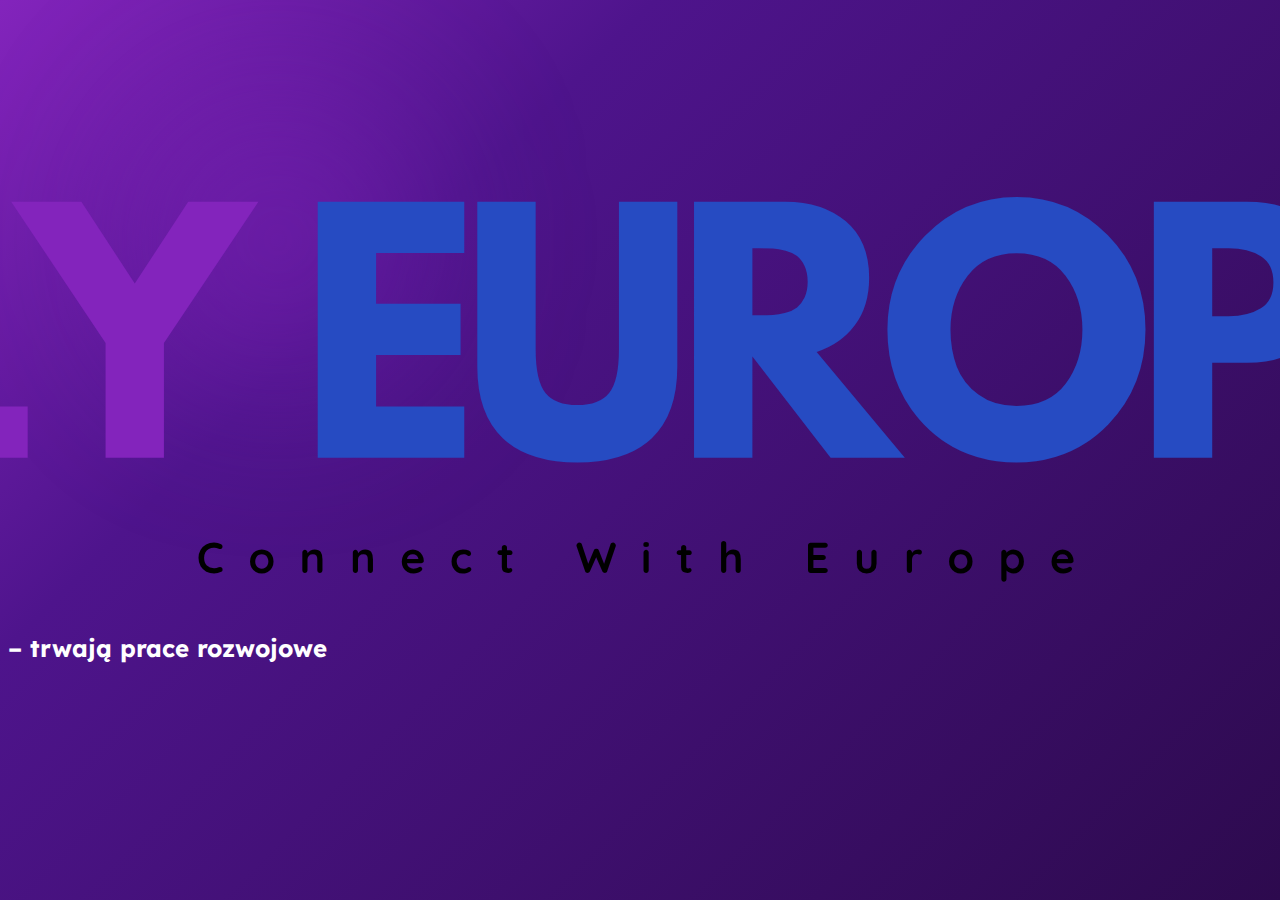
<file: index.html>
<!DOCTYPE html>
<html lang="pl">
<head>
  <meta charset="UTF-8">
  <meta name="viewport" content="width=device-width, initial-scale=1.0">
  <title>Baza danych 2.0 – Logowanie</title>

  <!-- Czcionki i styl -->
  <link href="https://fonts.googleapis.com/css2?family=Lexend:wght@400;600&display=swap" rel="stylesheet">
  <link rel="stylesheet" href="./style.css">

  <!-- PWA: manifest i kolory -->
  <link rel="manifest" href="./manifest.json">
  <meta name="theme-color" content="#8324bc">

  <!-- Ikona aplikacji -->
  <link rel="icon" type="image/png" sizes="192x192" href="./icons/icon-192.png">
  <link rel="stylesheet" href="https://cdnjs.cloudflare.com/ajax/libs/font-awesome/6.5.2/css/all.min.css">
</head>

<body class="login-page">

  <div class="theme-toggle-container">
        <button class="theme-toggle" id="themeToggle" aria-label="Przełącz motyw jasny/ciemny">
            <i class="fas fa-sun toggle-icon sun-icon"></i>
            <span class="toggle-knob"></span>
            <i class="fas fa-moon toggle-icon moon-icon"></i>
        </button>
  </div>

  <div class="container"> 
    <img src="./logo2.png" alt="Logo2" class="logo2">
    <div class="login-box">
      <h1>Baza danych 2.0</h1>
      <h2>Aplikacja w fazie alpha – trwają prace rozwojowe</h2>
      <input type="password" id="passwordInput" placeholder="Wprowadź hasło">
      <button id="loginButton">Zaloguj</button>
      <p id="errorMsg"></p>
      <h3>Wersja 1611.1142</h3>
    </div>
  </div>

  <!-- Skrypt logowania -->
  <script src="./script.js"></script>

  <!-- Rejestracja Service Workera dla PWA -->
  <script>
    console.log('Wersja 1611.1142')
    if ('serviceWorker' in navigator) {
      window.addEventListener('load', () => {
        navigator.serviceWorker.register('./service-worker.js')
          .then(() => console.log('✅ Service Worker zarejestrowany!'))
          .catch(err => console.error('❌ Błąd rejestracji SW:', err));
      });
    }
  </script>



</body>
</html>
</file>
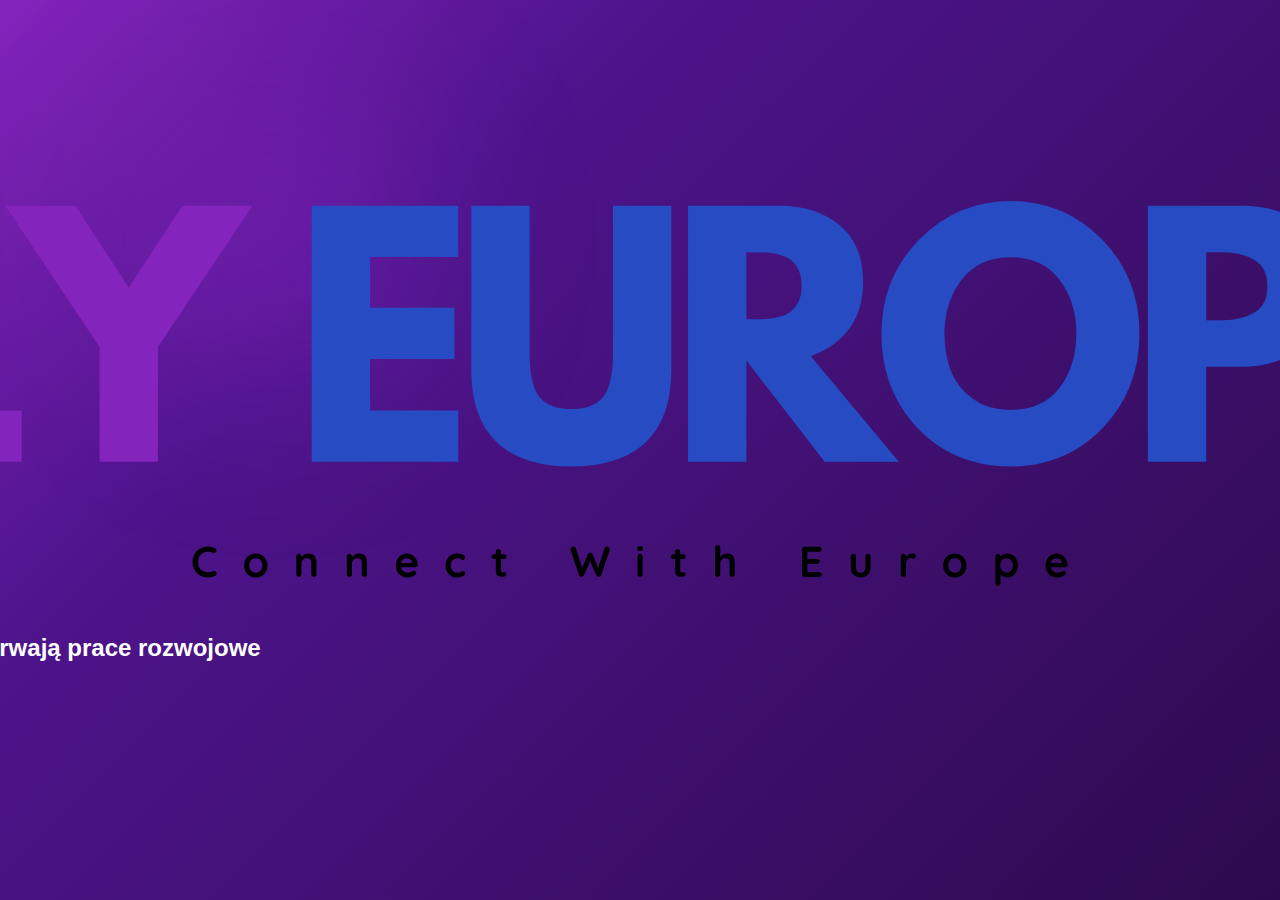
<file: Flota-Spis.html>
<!DOCTYPE html>
<html lang="pl">

<head>
<script>
  (function checkLogin() {
    const isLoggedIn = localStorage.getItem('isLoggedIn');

    const loginTimestamp = localStorage.getItem('loginTimestamp');
    const oneHoursInMs = 60 * 60 * 1000;
    const isExpired = (Date.now() - loginTimestamp) > oneHoursInMs;

    if (isLoggedIn !== 'true') { // || isExpired
        window.location.href = "index.html"; // Przekierowanie do strony logowania
        return;
    }
})();
</script>
    
    <meta charset="UTF-8">
    <meta name="viewport" content="width=device-width, initial-scale=1.0">
    <title>Flota</title>

    <link href="https://fonts.googleapis.com/css2?family=Lexend:wght@400;600;700&display=swap" rel="stylesheet">
    <link rel="stylesheet" href="./css/style.css">
    <link rel="stylesheet" href="./css/airplanes-css/airplanes-page.css">
    <link rel="stylesheet" href="./css/airplanes-css/airplane-details-modal.css">
    <link rel="stylesheet" href="./css/airplanes-css/airplane-inspections-tab.css">
    <link rel="stylesheet" href="./css/airplanes-css/airplane-edit.css">
    <link rel="stylesheet" href="./css/scroll-bar.css">
    <link rel="stylesheet" href="./css/glass-menu.css">
    <link rel="stylesheet" href="./css/mobile-menu-staggered.css">
    <link rel="stylesheet" href="https://cdnjs.cloudflare.com/ajax/libs/font-awesome/6.5.2/css/all.min.css">
    <script defer src="./mobile-menu.js"></script>
    <link rel="manifest" href="./manifest.json">
    <link rel="icon" type="image/png" sizes="192x192" href="./icons/icon-192.png">
    
    <script defer src="./theme-switcher.js"></script>
</head>

<body class="main-bg">
    <header class="navbar">
        <div class="nav-left">
            <button class="hamburger-toggle" id="menuToggle" aria-label="Otwórz menu mobilne">
                <span class="bar bar1"></span>
                <span class="bar bar2"></span>
                <span class="bar bar3"></span>
            </button>
            <a href="index.html" class="logo-container">
                <img src="./img/logo1.png" alt="Logo w trybie jasnym" class="logo-sg logo-light-mode">
                <img src="./img/logo1a.png" alt="Logo w trybie ciemnym" class="logo-sg logo-dark-mode-hidden">
            </a>
            <a href="index.html" class="mini-logo-container">
                <img src="./img/mini-logo.png" alt="Mini logo w trybie jasnym" class="mini-logo-sg mini-logo-light-mode">
                <img src="./img/mini-logo2.png" alt="Mini logo w trybie ciemnym" class="mini-logo-sg mini-logo-dark-mode-hidden">
            </a>
            <h1>Baza danych 2.0</h1>
        </div>
        <div class="nav-right-container">
            
            <nav class="nav-links">
                <a href="StronaGlowna.html">Strona Główna</a>

                <div class="dropdown">
                    <button class="dropbtn">Flota <i class="fas fa-chevron-down"></i></button>
                    <div class="dropdown-content">
                        <a href="Flota-Spis.html" class="active">Spis</a>
                        <a href="Flota-LotyNieregularne.html">Loty nieregularne</a>
                        <a href="Flota-PlanLotow.html">Plan lotów</a>
                        <a href="Flota-Wydarzenia.html">Wydarzenia</a>
                        <a href="Flota-Przypisania.html">Przypisania i relacje</a>
                    </div>
                </div>

                <div class="dropdown">
                    <button class="dropbtn">Przeglądy <i class="fas fa-chevron-down"></i></button>
                    <div class="dropdown-content">
                        <a href="Przeglady-Biezace.html">Przeglądy bieżące</a>
                        <a href="Przeglady-Planowane.html">Przeglądy planowane</a>
                        <a href="Przeglady-Kontrolka.html">Kontrolka przeglądów</a>
                    </div>
                </div>

                <div class="dropdown">
                    <button class="dropbtn">Naprawy <i class="fas fa-chevron-down"></i></button>
                    <div class="dropdown-content">
                        <a href="Naprawy-Biezace.html">Naprawy bieżące</a>
                        <a href="Naprawy-Planowane.html">Naprawy planowane</a> </div>
                </div>

                <div class="dropdown">
                    <button class="dropbtn">Zespół <i class="fas fa-chevron-down"></i></button>
                    <div class="dropdown-content">
                        <a href="Zespol-Grafik.html">Grafik zmian</a>
                    </div>
                </div>

                <div class="dropdown">
                    <button class="dropbtn"><i class="fas fa-lock"></i> System <i class="fas fa-chevron-down"></i></button>
                    <div class="dropdown-content">
                        <a href="System-Odpis.html">Odpis testów</a>
                        <a href="System-Dane.html">Dane</a>
                        <a href="System-Kontrola.html">Kontrola</a>
                        <a href="System-Komunikaty.html">Komunikaty</a>
                        <a href="System-Diagnostyka.html">Diagnostyka</a>
                        <a href="System-Rejestr.html">Rejestr zdarzeń</a>
                    </div>
                </div>
            </nav>
            <button class="theme-toggle" id="themeToggle">
                <i class="fas fa-sun toggle-icon sun-icon"></i>
                <i class="fas fa-moon toggle-icon moon-icon"></i>
                <span class="toggle-knob"></span>
            </button>
        </div>
    </header>
    
     <aside id="mobile-menu-panel" class="staggered-menu-panel" aria-hidden="true">
        <div class="sm-panel-header">
            <img src="./img/mini-logo.png" alt="Logo" class="mini-logo-sidebar logo-light-mode">
            <img src="./img/mini-logo2.png" alt="Logo w trybie ciemnym" class="mini-logo-sidebar logo-dark-mode-hidden">
            <button class="close-menu-btn" id="menuClose" aria-label="Zamknij menu">
                <i class="fas fa-times"></i>
            </button>
        </div>
        
        <div class="sm-panel-inner">
            <ul class="sm-panel-list" role="list">
                
                <li class="sm-panel-itemWrap">
                    <a class="sm-panel-item direct-link" href="StronaGlowna.html">Strona Główna</a>
                </li>

                <li class="sm-panel-itemWrap accordion-wrapper">
                    <button class="sm-panel-item accordion-trigger">
                        <span>Flota</span>
                        <i class="fas fa-chevron-down arrow-icon"></i>
                    </button>
                    <ul class="sm-submenu">
                        <li><a href="Flota-Spis.html">Spis</a></li>
                        <li><a href="Flota-LotyNieregularne.html">Loty nieregularne</a></li>
                        <li><a href="Flota-PlanLotow.html">Plan lotów</a></li>
                        <li><a href="Flota-Wydarzenia.html">Wydarzenia</a></li>
                        <li><a href="Flota-Przypisania.html">Przypisania i relacje</a></li>
                    </ul>
                </li>

                <li class="sm-panel-itemWrap accordion-wrapper">
                    <button class="sm-panel-item accordion-trigger">
                        <span>Przeglądy</span>
                        <i class="fas fa-chevron-down arrow-icon"></i>
                    </button>
                    <ul class="sm-submenu">
                        <li><a href="Przeglady-Biezace.html">Przeglądy bieżące</a></li>
                        <li><a href="Przeglady-Planowane.html">Przeglądy planowane</a></li>
                        <li><a href="Przeglady-Kontrolka.html">Kontrolka przeglądów</a></li>
                    </ul>
                </li>

                <li class="sm-panel-itemWrap accordion-wrapper">
                    <button class="sm-panel-item accordion-trigger">
                        <span>Naprawy</span>
                        <i class="fas fa-chevron-down arrow-icon"></i>
                    </button>
                    <ul class="sm-submenu">
                        <li><a href="Naprawy-Biezace.html">Naprawy bieżące</a></li>
                        <li><a href="Naprawy-Planowane.html">Naprawy planowane</a></li>
                    </ul>
                </li>

                <li class="sm-panel-itemWrap accordion-wrapper">
                    <button class="sm-panel-item accordion-trigger">
                        <span>Zespół</span>
                        <i class="fas fa-chevron-down arrow-icon"></i>
                    </button>
                    <ul class="sm-submenu">
                        <li><a href="Zespol-Grafik.html">Grafik zmian</a></li>
                    </ul>
                </li>

                <li class="sm-panel-itemWrap accordion-wrapper">
                    <button class="sm-panel-item accordion-trigger">
                        <span><i class="fas fa-lock" style="font-size: 0.8em; margin-right: 8px;"></i>System</span>
                        <i class="fas fa-chevron-down arrow-icon"></i>
                    </button>
                    <ul class="sm-submenu">
                        <li><a href="System-Odpis.html">Odpis testów</a></li>
                        <li><a href="System-Dane.html">Dane</a></li>
                        <li><a href="System-Kontrola.html">Kontrola</a></li>
                        <li><a href="System-Komunikaty.html">Komunikaty</a></li>
                        <li><a href="System-Diagnostyka.html">Diagnostyka</a></li>
                        <li><a href="System-Rejestr.html">Rejestr zdarzeń</a></li>
                    </ul>
                </li>

            </ul>
        </div>
    </aside>



<div class="main-content-wrapper">
        <div class="toolbar">
            <div class="toolbar-group grow-group">
                <div class="search-box">
                    <input type="text" id="search-input" placeholder="Szukaj (Rejestracja, Model, Status)...">
                    <i class="fas fa-search"></i>
                </div>
                <button id="btn-open-filters" class="btn-tool"><i class="fas fa-sliders-h"></i> Filtry</button>
            </div>

            <div class="toolbar-group settings-group">
                <label class="checkbox-container">
                    <input type="checkbox" id="show-empty"> Pokaż puste
                    <span class="checkmark"></span>
                </label>
                
                <div class="separator"></div>

                <div class="group-select-container">
                    <label>Grupuj:</label>
                    <select id="group-by" class="select-tool">
                        <option value="none">Nie grupuj</option>
                        <option value="samolot" selected>Po samolocie</option>
                        <option value="status">Po statusie</option>
                        <option value="odlot">Po lotnisku (Start)</option>
                        <option value="przylot">Po lotnisku (Koniec)</option>
                        <option value="rokProdukcji">Po roku prod.</option>
                        <option value="typ">Po typie</option>
                        <option value="silniki">Po silnikach</option>
                    </select>
                </div>

                <div class="separator"></div>

                <div class="group-select-container">
                    <label>Sortuj:</label>
                    <select id="sort-by" class="select-tool">
                        <option value="rejestracja" selected>Rejestracja</option>
                        <option value="nrTab">Numer tab.</option>
                    </select>
                    <button id="sort-order-btn" class="btn-tool" title="Zmień kierunek">
                        <i class="fas fa-sort-alpha-down"></i>
                    </button>
                </div>

                <div class="separator"></div>

                <div class="view-buttons">
                    <button id="view-grid" class="btn-tool active" title="Kafelki"><i class="fas fa-th"></i></button>
                    <button id="view-list" class="btn-tool" title="Lista"><i class="fas fa-list"></i></button>
                </div>
            </div>
        </div>

        <div id="loader" style="display: none; text-align: center; padding: 20px;">
            <i class="fas fa-spinner fa-spin"></i> Pobieranie danych...
        </div>

        <div id="airplanes-container" class="airplanes-grid"></div>
    </div>

    <div id="plane-modal" class="modal">
        <div class="modal-content">
            <span class="close-modal">&times;</span>
            <div id="modal-details"></div>
        </div>
    </div>

    <div id="filters-modal" class="modal">
        <div class="modal-content filter-modal-content">
            <span class="close-filter-modal">&times;</span>
            <h2><i class="fas fa-filter"></i> Filtruj wyniki</h2>
            <p style="font-size: 0.85rem; opacity: 0.7; margin-bottom: 15px;">Listy zawierają tylko opcje dostępne w pobranych danych.</p>
            
            <div class="filter-grid">
                  <div class="filter-group">
                    <label>Typ samolotu:</label>
                    <select id="filter-type" class="select-tool full-width">
                        <option value="">Wszystkie</option>
                    </select>
                </div>
                <div class="filter-group">
                    <label>Status:</label>
                    <select id="filter-status" class="select-tool full-width">
                        <option value="">Wszystkie</option>
                    </select>
                </div>
                <div class="filter-group">
                    <label>Lotnisko startowe:</label>
                    <select id="filter-origin" class="select-tool full-width">
                        <option value="">Wszystkie</option>
                    </select>
                </div>
                <div class="filter-group">
                    <label>Lotnisko końcowe:</label>
                    <select id="filter-dest" class="select-tool full-width">
                        <option value="">Wszystkie</option>
                    </select>
                </div>
                <div class="filter-group">
                    <label>Rok produkcji:</label>
                    <input type="number" id="filter-year" placeholder="np. 2015" class="input-tool">
                </div>
                <div class="filter-group">
                    <label>Silniki:</label>
                    <select id="filter-engine" class="select-tool full-width">
                        <option value="">Wszystkie</option>
                    </select>
                </div>
            </div>

            <div class="filter-checkboxes">
                <label class="checkbox-container">
                    <input type="checkbox" id="filter-missing-data"> 
                    Tylko brakujące dane
                    <span class="checkmark"></span> </label>

                <label class="checkbox-container">
                    <input type="checkbox" id="filter-checks-only"> 
                    Tylko nieważne przeglądy
                    <span class="checkmark"></span>
                </label>
            </div>

            <div class="filter-actions">
                <button id="btn-clear-filters" class="btn-tool" style="border-color: #e74c3c; color: #e74c3c;">Wyczyść</button>
                <button id="btn-apply-filters" class="btn-tool active">Zastosuj</button>
            </div>
        </div>
    </div>
    
    

    <script type="module" src="./airplanes-js/airplanes-fetcher.js"></script>
    <script type="module" src="./airplanes-js/config.js"></script>
    <script type="module" src="./airplanes-js/logic.js"></script>
    <script type="module" src="./airplanes-js/main.js"></script>
    <script type="module" src="./airplanes-js/api.js"></script>
    <script type="module" src="./airplanes-js/state.js"></script>
    <script type="module" src="./airplanes-js/ui.js"></script>
    <script type="module" src="./airplanes-js/modal.js"></script>
    <script type="module" src="./airplanes-js/utils.js"></script>
    <script type="module" src="./airplanes-js/print-utils.js"></script>
       

<a>Wersja aplikacji: ALPHA 2812.0023</a>

</body>

</html>
</file>
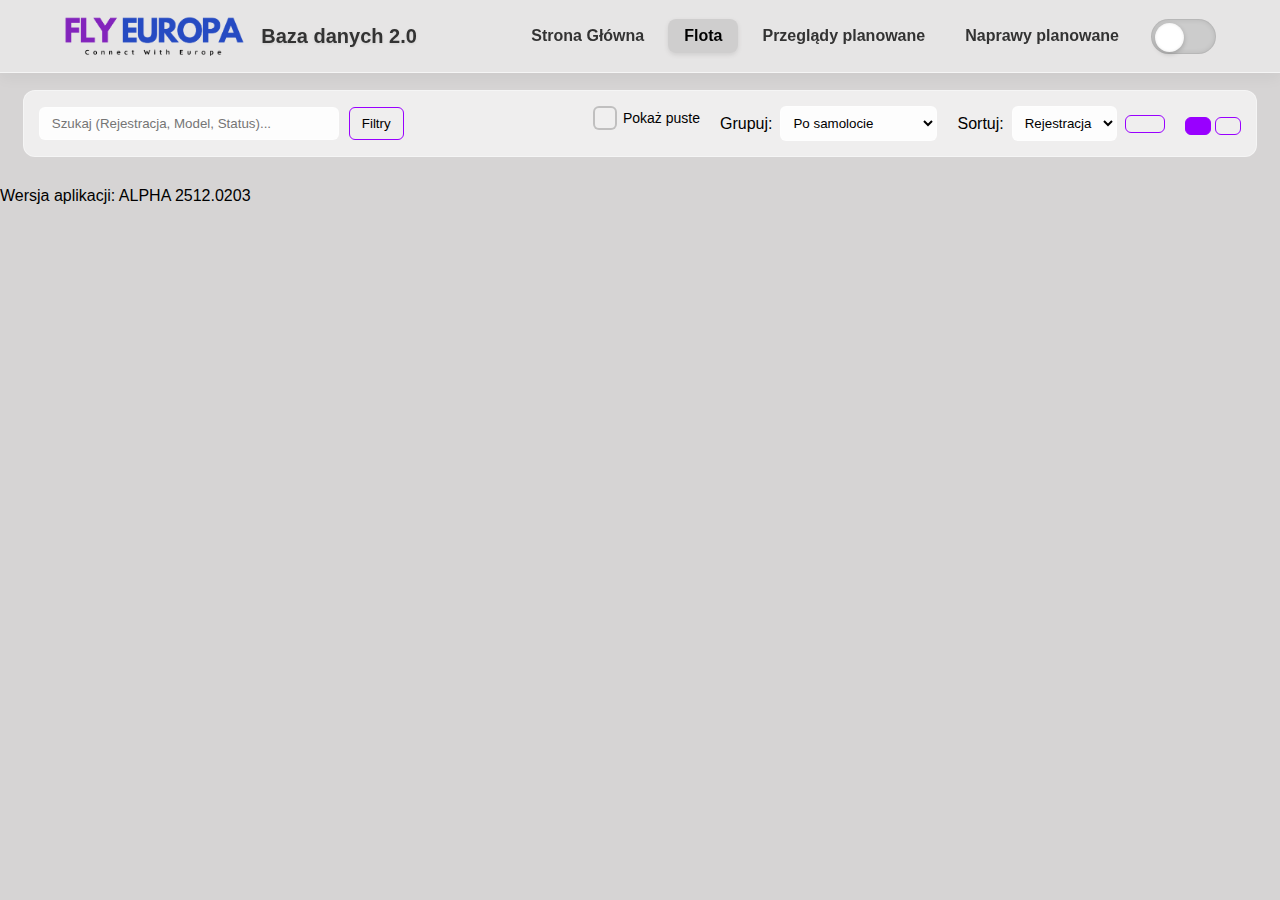
<file: Flota.html>
<!DOCTYPE html>
<html lang="pl">

<head>
    <meta charset="UTF-8">
    <meta name="viewport" content="width=device-width, initial-scale=1.0">
    <title>Flota</title>

    <link href="https://fonts.googleapis.com/css2?family=Lexend:wght@400;600;700&display=swap" rel="stylesheet">
    <link rel="stylesheet" href="./css/style.css">
    <link rel="stylesheet" href="./css/airplanes-css/airplanes-page.css">
    <link rel="stylesheet" href="./css/airplanes-css/airplane-details-modal.css">
    <link rel="stylesheet" href="./css/airplanes-css/airplane-inspections-tab.css">
    <link rel="stylesheet" href="./css/airplanes-css/airplane-edit.css">
    <link rel="stylesheet" href="./css/scroll-bar.css">
    <link rel="stylesheet" href="./css/glass-menu.css">
    <link rel="stylesheet" href="./css/mobile-menu-staggered.css">
    <link rel="stylesheet" href="https://cdnjs.cloudflare.com/ajax/libs/font-awesome/6.5.2/css/all.min.css">
    <script defer src="./mobile-menu.js"></script>
    <link rel="manifest" href="./manifest.json">
    <link rel="icon" type="image/png" sizes="192x192" href="./icons/icon-192.png">
    
    <script defer src="./theme-switcher.js"></script>
</head>

<body class="main-bg">
    <header class="navbar">
        <div class="nav-left">
            <button class="hamburger-toggle" id="menuToggle" aria-label="Otwórz menu mobilne">
                <span class="bar bar1"></span>
                <span class="bar bar2"></span>
                <span class="bar bar3"></span>
            </button>
            <a href="index.html" class="logo-container">
                <img src="./logo1.png" alt="Logo w trybie jasnym" class="logo-sg logo-light-mode">
                <img src="./logo1a.png" alt="Logo w trybie ciemnym" class="logo-sg logo-dark-mode-hidden">
            </a>
            <a href="index.html" class="mini-logo-container">
                <img src="./mini-logo.png" alt="Mini logo w trybie jasnym" class="mini-logo-sg mini-logo-light-mode">
                <img src="./mini-logo2.png" alt="Mini logo w trybie ciemnym" class="mini-logo-sg mini-logo-dark-mode-hidden">
            </a>
            <h1>Baza danych 2.0</h1>
        </div>
        <div class="nav-right-container">
            <nav class="nav-links">
                <a href="StronaGlowna.html">Strona Główna</a>
                <a href="Flota.html" class="active">Flota</a>
                <a href="PrzegladyPlanowane.html">Przeglądy planowane</a>
                <a href="NaprawyPlanowane.html">Naprawy planowane</a>
            </nav>
            <button class="theme-toggle" id="themeToggle">
                <i class="fas fa-sun toggle-icon sun-icon"></i>
                <i class="fas fa-moon toggle-icon moon-icon"></i>
                <span class="toggle-knob"></span>
            </button>
        </div>
    </header>
    
    <aside id="mobile-menu-panel" class="staggered-menu-panel" aria-hidden="true">
        <div class="sm-panel-header">
            <button class="close-menu-btn" id="menuClose"><i class="fas fa-times"></i></button>
        </div>
        <div class="sm-panel-inner">
            <ul class="sm-panel-list" role="list">
                <li class="sm-panel-itemWrap"><a class="sm-panel-item" href="StronaGlowna.html" data-index="1"><span class="sm-panel-itemLabel">Strona Główna</span></a></li>
                <li class="sm-panel-itemWrap"><a class="sm-panel-item" href="Flota.html" data-index="2"><span class="sm-panel-itemLabel">Flota</span></a></li>
                <li class="sm-panel-itemWrap"><a class="sm-panel-item" href="PrzegladyPlanowane.html" data-index="3"><span class="sm-panel-itemLabel">Przeglądy Planowane</span></a></li>
                <li class="sm-panel-itemWrap"><a class="sm-panel-item" href="NaprawyPlanowane.html" data-index="4"><span class="sm-panel-itemLabel">Naprawy Planowane</span></a></li>
            </ul>
        </div>
    </aside>



<div class="main-content-wrapper">
        <div class="toolbar">
            <div class="toolbar-group grow-group">
                <div class="search-box">
                    <input type="text" id="search-input" placeholder="Szukaj (Rejestracja, Model, Status)...">
                    <i class="fas fa-search"></i>
                </div>
                <button id="btn-open-filters" class="btn-tool"><i class="fas fa-sliders-h"></i> Filtry</button>
            </div>

            <div class="toolbar-group settings-group">
                <label class="checkbox-container">
                    <input type="checkbox" id="show-empty"> Pokaż puste
                    <span class="checkmark"></span>
                </label>
                
                <div class="separator"></div>

                <div class="group-select-container">
                    <label>Grupuj:</label>
                    <select id="group-by" class="select-tool">
                        <option value="none">Nie grupuj</option>
                        <option value="samolot" selected>Po samolocie</option>
                        <option value="status">Po statusie</option>
                        <option value="odlot">Po lotnisku (Start)</option>
                        <option value="przylot">Po lotnisku (Koniec)</option>
                        <option value="rokProdukcji">Po roku prod.</option>
                        <option value="typ">Po typie</option>
                        <option value="silniki">Po silnikach</option>
                    </select>
                </div>

                <div class="separator"></div>

                <div class="group-select-container">
                    <label>Sortuj:</label>
                    <select id="sort-by" class="select-tool">
                        <option value="rejestracja" selected>Rejestracja</option>
                        <option value="nrTab">Numer tab.</option>
                    </select>
                    <button id="sort-order-btn" class="btn-tool" title="Zmień kierunek">
                        <i class="fas fa-sort-alpha-down"></i>
                    </button>
                </div>

                <div class="separator"></div>

                <div class="view-buttons">
                    <button id="view-grid" class="btn-tool active" title="Kafelki"><i class="fas fa-th"></i></button>
                    <button id="view-list" class="btn-tool" title="Lista"><i class="fas fa-list"></i></button>
                </div>
            </div>
        </div>

        <div id="loader" style="display: none; text-align: center; padding: 20px;">
            <i class="fas fa-spinner fa-spin"></i> Pobieranie danych...
        </div>

        <div id="airplanes-container" class="airplanes-grid"></div>
    </div>

    <div id="plane-modal" class="modal">
        <div class="modal-content">
            <span class="close-modal">&times;</span>
            <div id="modal-details"></div>
        </div>
    </div>

    <div id="filters-modal" class="modal">
        <div class="modal-content filter-modal-content">
            <span class="close-filter-modal">&times;</span>
            <h2><i class="fas fa-filter"></i> Filtruj wyniki</h2>
            <p style="font-size: 0.85rem; opacity: 0.7; margin-bottom: 15px;">Listy zawierają tylko opcje dostępne w pobranych danych.</p>
            
            <div class="filter-grid">
                  <div class="filter-group">
                    <label>Typ samolotu:</label>
                    <select id="filter-type" class="select-tool full-width">
                        <option value="">Wszystkie</option>
                    </select>
                </div>
                <div class="filter-group">
                    <label>Status:</label>
                    <select id="filter-status" class="select-tool full-width">
                        <option value="">Wszystkie</option>
                    </select>
                </div>
                <div class="filter-group">
                    <label>Lotnisko startowe:</label>
                    <select id="filter-origin" class="select-tool full-width">
                        <option value="">Wszystkie</option>
                    </select>
                </div>
                <div class="filter-group">
                    <label>Lotnisko końcowe:</label>
                    <select id="filter-dest" class="select-tool full-width">
                        <option value="">Wszystkie</option>
                    </select>
                </div>
                <div class="filter-group">
                    <label>Rok produkcji:</label>
                    <input type="number" id="filter-year" placeholder="np. 2015" class="input-tool">
                </div>
                <div class="filter-group">
                    <label>Silniki:</label>
                    <select id="filter-engine" class="select-tool full-width">
                        <option value="">Wszystkie</option>
                    </select>
                </div>
            </div>

            <div class="filter-checkboxes">
                <label class="checkbox-container">
                    <input type="checkbox" id="filter-missing-data"> 
                    Tylko brakujące dane
                    <span class="checkmark"></span> </label>

                <label class="checkbox-container">
                    <input type="checkbox" id="filter-checks-only"> 
                    Tylko nieważne przeglądy
                    <span class="checkmark"></span>
                </label>
            </div>

            <div class="filter-actions">
                <button id="btn-clear-filters" class="btn-tool" style="border-color: #e74c3c; color: #e74c3c;">Wyczyść</button>
                <button id="btn-apply-filters" class="btn-tool active">Zastosuj</button>
            </div>
        </div>
    </div>
    
    

    <script type="module" src="./airplanes-js/airplanes-fetcher.js"></script>
    <script type="module" src="./airplanes-js/config.js"></script>
    <script type="module" src="./airplanes-js/logic.js"></script>
    <script type="module" src="./airplanes-js/main.js"></script>
    <script type="module" src="./airplanes-js/api.js"></script>
    <script type="module" src="./airplanes-js/state.js"></script>
    <script type="module" src="./airplanes-js/ui.js"></script>
    <script type="module" src="./airplanes-js/modal.js"></script>
    <script type="module" src="./airplanes-js/utils.js"></script>
    <script type="module" src="./airplanes-js/print-utils.js"></script>
       

<a>Wersja aplikacji: ALPHA 2512.0203</a>

</body>
</html>
</file>
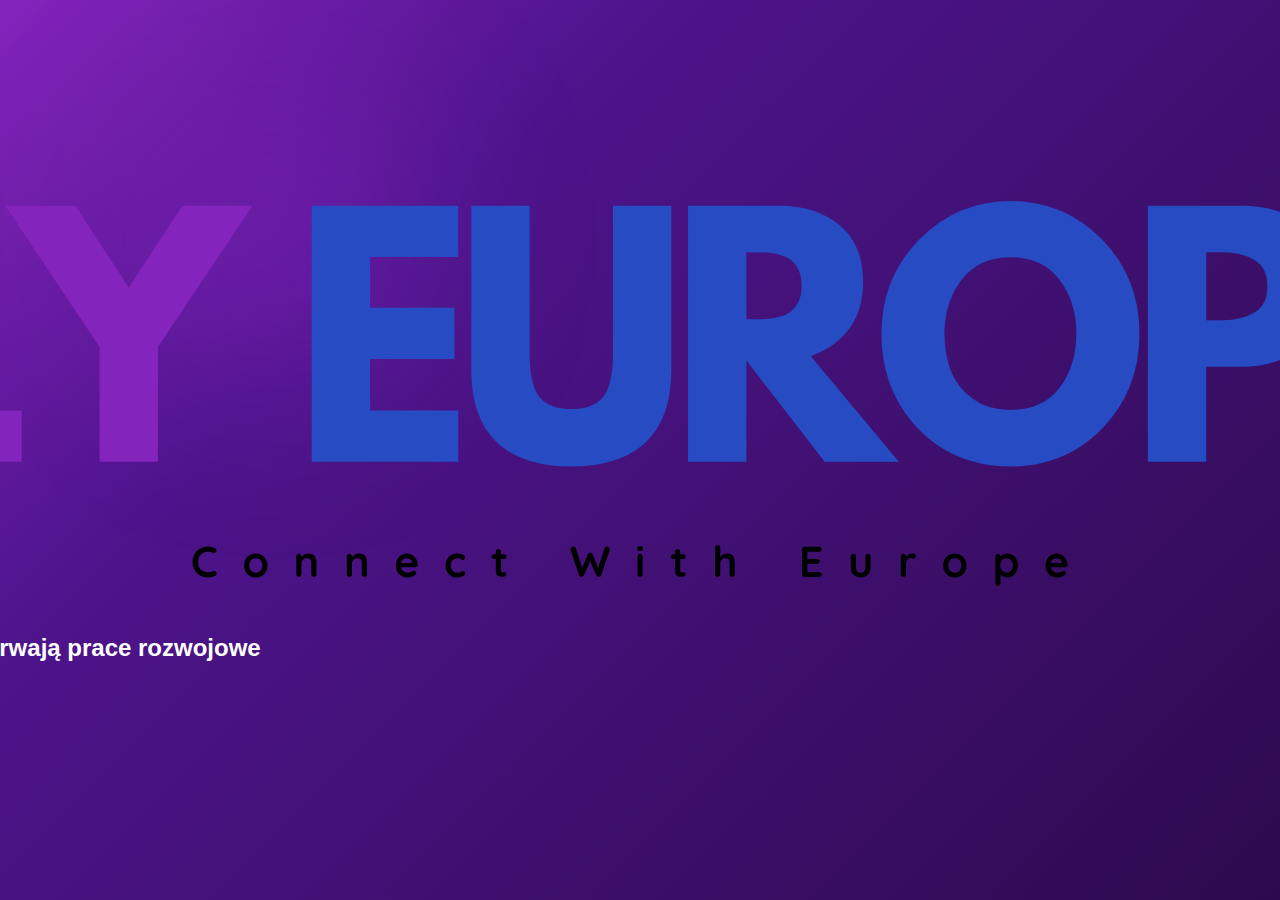
<file: Przeglady-Planowane.html>
<!DOCTYPE html>
<html lang="pl">
  
<head>
    <script>
  (function checkLogin() {
    const isLoggedIn = localStorage.getItem('isLoggedIn');

    const loginTimestamp = localStorage.getItem('loginTimestamp');
    const oneHoursInMs = 60 * 60 * 1000;
    const isExpired = (Date.now() - loginTimestamp) > oneHoursInMs;

    if (isLoggedIn !== 'true') { // || isExpired
        window.location.href = "index.html"; // Przekierowanie do strony logowania
        return;
    }
})();
</script>

  <meta charset="UTF-8">
  <meta name="viewport" content="width=device-width, initial-scale=1.0">
  <title>Przeglady Planowane</title>
  <link href="https://fonts.googleapis.com/css2?family=Lexend:wght@400;600;700&display=swap" rel="stylesheet">
    <link rel="stylesheet" href="./css/style.css">
    <link rel="stylesheet" href="./css/inspection-page.css">
    <link rel="stylesheet" href="./css/main-page.css">
    <link rel="stylesheet" href="./css/scroll-bar.css">
    <link rel="stylesheet" href="./css/glass-menu.css">
    <link rel="stylesheet" href="./css/mobile-menu-staggered.css">
    <link rel="stylesheet" href="https://cdnjs.cloudflare.com/ajax/libs/font-awesome/6.5.2/css/all.min.css">
  <link rel="stylesheet" href="https://cdnjs.cloudflare.com/ajax/libs/font-awesome/6.5.2/css/all.min.css">
  <link rel="stylesheet" href="./css/mobile-menu-staggered.css"> <script defer src="./mobile-menu.js"></script> 
  <link rel="manifest" href="./manifest.json">
  <script type="module" src="./przeglady-view.js" defer></script>
  <link rel="icon" type="image/png" sizes="192x192" href="./icons/icon-192.png">  
  <script defer src="./theme-switcher.js"></script>

    <!-- ikona strony -->
  <link rel="icon" type="image/png" sizes="192x192" href="./icons/icon-192.png">


</head>

<body class="przeglady-planowane">

    <header class="navbar">
        <div class="nav-left">
            <button class="hamburger-toggle" id="menuToggle" aria-label="Otwórz menu mobilne">
                <span class="bar bar1"></span>
                <span class="bar bar2"></span>
                <span class="bar bar3"></span>
            </button>
            <a href="index.html" class="logo-container">
                <img src="./img/logo1.png" alt="Logo w trybie jasnym" class="logo-sg logo-light-mode">
                <img src="./img/logo1a.png" alt="Logo w trybie ciemnym" class="logo-sg logo-dark-mode-hidden">
            </a>
            <a href="index.html" class="mini-logo-container">
                <img src="./img/mini-logo.png" alt="Mini logo w trybie jasnym" class="mini-logo-sg mini-logo-light-mode">
                <img src="./img/mini-logo2.png" alt="Mini logo w trybie ciemnym" class="mini-logo-sg mini-logo-dark-mode-hidden">
            </a>
            <h1>Baza danych 2.0</h1>
        </div>
        <div class="nav-right-container">


            <nav class="nav-links">
                <a href="StronaGlowna.html">Strona Główna</a>

                <div class="dropdown">
                    <button class="dropbtn">Flota <i class="fas fa-chevron-down"></i></button>
                    <div class="dropdown-content">
                        <a href="Flota-Spis.html">Spis</a>
                        <a href="Flota-LotyNieregularne.html">Loty nieregularne</a>
                        <a href="Flota-PlanLotow.html">Plan lotów</a>
                        <a href="Flota-Wydarzenia.html">Wydarzenia</a>
                        <a href="Flota-Przypisania.html">Przypisania i relacje</a>
                    </div>
                </div>

                <div class="dropdown">
                    <button class="dropbtn">Przeglądy <i class="fas fa-chevron-down"></i></button>
                    <div class="dropdown-content">
                        <a href="Przeglady-Biezace.html">Przeglądy bieżące</a>
                        <a href="Przeglady-Planowane.html" class="active">Przeglądy planowane</a>
                        <a href="Przeglady-Kontrolka.html">Kontrolka przeglądów</a>
                    </div>
                </div>

                <div class="dropdown">
                    <button class="dropbtn">Naprawy <i class="fas fa-chevron-down"></i></button>
                    <div class="dropdown-content">
                        <a href="Naprawy-Biezace.html">Naprawy bieżące</a>
                        <a href="Naprawy-Planowane.html">Naprawy planowane</a> </div>
                </div>

                <div class="dropdown">
                    <button class="dropbtn">Zespół <i class="fas fa-chevron-down"></i></button>
                    <div class="dropdown-content">
                        <a href="Zespol-Grafik.html">Grafik zmian</a>
                    </div>
                </div>

                <div class="dropdown">
                    <button class="dropbtn"><i class="fas fa-lock"></i> System <i class="fas fa-chevron-down"></i></button>
                    <div class="dropdown-content">
                        <a href="System-Odpis.html">Odpis testów</a>
                        <a href="System-Dane.html">Dane</a>
                        <a href="System-Kontrola.html">Kontrola</a>
                        <a href="System-Komunikaty.html">Komunikaty</a>
                        <a href="System-Diagnostyka.html">Diagnostyka</a>
                        <a href="System-Rejestr.html">Rejestr zdarzeń</a>
                    </div>
                </div>
            </nav>


            <button class="theme-toggle" id="themeToggle" aria-label="Przełącz motyw">
                <i class="fas fa-sun toggle-icon sun-icon"></i>
                <i class="fas fa-moon toggle-icon moon-icon"></i>
                <span class="toggle-knob"></span>
            </button>
        </div>
    </header>

    <aside id="mobile-menu-panel" class="staggered-menu-panel" aria-hidden="true">
        <div class="sm-panel-header">
            <img src="./img/mini-logo.png" alt="Logo" class="mini-logo-sidebar logo-light-mode">
            <img src="./img/mini-logo2.png" alt="Logo w trybie ciemnym" class="mini-logo-sidebar logo-dark-mode-hidden">
            <button class="close-menu-btn" id="menuClose" aria-label="Zamknij menu">
                <i class="fas fa-times"></i>
            </button>
        </div>
        
        <div class="sm-panel-inner">
            <ul class="sm-panel-list" role="list">
                
                <li class="sm-panel-itemWrap">
                    <a class="sm-panel-item direct-link" href="StronaGlowna.html">Strona Główna</a>
                </li>

                <li class="sm-panel-itemWrap accordion-wrapper">
                    <button class="sm-panel-item accordion-trigger">
                        <span>Flota</span>
                        <i class="fas fa-chevron-down arrow-icon"></i>
                    </button>
                    <ul class="sm-submenu">
                        <li><a href="Flota-Spis.html">Spis</a></li>
                        <li><a href="Flota-LotyNieregularne.html">Loty nieregularne</a></li>
                        <li><a href="Flota-PlanLotow.html">Plan lotów</a></li>
                        <li><a href="Flota-Wydarzenia.html">Wydarzenia</a></li>
                        <li><a href="Flota-Przypisania.html">Przypisania i relacje</a></li>
                    </ul>
                </li>

                <li class="sm-panel-itemWrap accordion-wrapper">
                    <button class="sm-panel-item accordion-trigger">
                        <span>Przeglądy</span>
                        <i class="fas fa-chevron-down arrow-icon"></i>
                    </button>
                    <ul class="sm-submenu">
                        <li><a href="Przeglady-Biezace.html">Przeglądy bieżące</a></li>
                        <li><a href="Przeglady-Planowane.html">Przeglądy planowane</a></li>
                        <li><a href="Przeglady-Kontrolka.html">Kontrolka przeglądów</a></li>
                    </ul>
                </li>

                <li class="sm-panel-itemWrap accordion-wrapper">
                    <button class="sm-panel-item accordion-trigger">
                        <span>Naprawy</span>
                        <i class="fas fa-chevron-down arrow-icon"></i>
                    </button>
                    <ul class="sm-submenu">
                        <li><a href="Naprawy-Biezace.html">Naprawy bieżące</a></li>
                        <li><a href="Naprawy-Planowane.html">Naprawy planowane</a></li>
                    </ul>
                </li>

                <li class="sm-panel-itemWrap accordion-wrapper">
                    <button class="sm-panel-item accordion-trigger">
                        <span>Zespół</span>
                        <i class="fas fa-chevron-down arrow-icon"></i>
                    </button>
                    <ul class="sm-submenu">
                        <li><a href="Zespol-Grafik.html">Grafik zmian</a></li>
                    </ul>
                </li>

                <li class="sm-panel-itemWrap accordion-wrapper">
                    <button class="sm-panel-item accordion-trigger">
                        <span><i class="fas fa-lock" style="font-size: 0.8em; margin-right: 8px;"></i>System</span>
                        <i class="fas fa-chevron-down arrow-icon"></i>
                    </button>
                    <ul class="sm-submenu">
                        <li><a href="System-Odpis.html">Odpis testów</a></li>
                        <li><a href="System-Dane.html">Dane</a></li>
                        <li><a href="System-Kontrola.html">Kontrola</a></li>
                        <li><a href="System-Komunikaty.html">Komunikaty</a></li>
                        <li><a href="System-Diagnostyka.html">Diagnostyka</a></li>
                        <li><a href="System-Rejestr.html">Rejestr zdarzeń</a></li>
                    </ul>
                </li>

            </ul>
        </div>
    </aside>

    <main class="main-content">
    <h3>UWAGA! - Wczesna faza testów!</h3>
    <div class="view-controls-container">      
        <div class="view-switcher">
            <button id="btn-view-list" class="view-btn active" onclick="switchView('list')">
                <i class="fas fa-list"></i> Lista
            </button>
            <button id="btn-view-calendar" class="view-btn" onclick="switchView('calendar')">
                <i class="fas fa-calendar-alt"></i> Kalendarz
            </button>
            <button id="btn-open-filters" class="filter-toggle-btn" aria-expanded="false" aria-controls="filter-panel">
               <i class="fas fa-filter"></i> Filtruj
            </button>
        </div>
    </div>

    <div id="inspections-status" class="status-message hidden"></div>

    <div id="view-list-container" class="view-container active">
        </div>

    <div id="view-calendar-container" class="view-container hidden">
        <div class="calendar-header">
            <button id="cal-prev-btn" class="cal-nav-btn"><i class="fas fa-chevron-left"></i></button>
            <h3 id="calendar-month-year"></h3>
            <button id="cal-next-btn" class="cal-nav-btn"><i class="fas fa-chevron-right"></i></button>
        </div>
        <div class="calendar-weekdays">
            <div>Pon</div><div>Wt</div><div>Śr</div><div>Czw</div><div>Pt</div><div>Sob</div><div>Ndz</div>
        </div>
        <div id="calendar-grid" class="calendar-grid">
            </div>
    </div>

    <div id="inspection-modal" class="modal">
        <div class="modal-content">
            <div class="modal-header">
                <h3 id="modal-title">Szczegóły</h3>
                <span class="close-btn" id="close-modal-btn">&times;</span>
            </div>
            <div id="modal-details-content" class="modal-body"></div>
        </div>
    </div>

<div id="filter-modal" class="modal">
    <div class="modal-content">
        <span id="close-filter-modal-btn" class="close">&times;</span>
        <h2 id="filter-modal-title">⚙️ Opcje Filtrowania</h2>
        <div id="filter-modal-content">
            <form id="inspection-filters-form">
                <div class="modal-grid modal-filter-grid">
                    
                    <div class="filter-group">
                        <label for="filter-rejestracja">Rejestracja:</label>
                        <input type="text" id="filter-rejestracja" placeholder="np. SP-ABC">
                    </div>
                    
                    <div class="filter-group">
                        <label for="filter-numer-tab">Numer Tab.:</label>
                        <input type="text" id="filter-numer-tab" placeholder="np. 0123">
                    </div>

                    <div class="filter-group">
                        <label for="filter-typ">Typ przeglądu:</label>
                        <select id="filter-typ">
                            <option value="">Wszystkie typy</option>
                        </select>
                    </div>
                    
                    <div class="filter-group">
                        <label for="filter-status">Status:</label>
                        <select id="filter-status">
                            <option value="">Wszystkie statusy</option>
                        </select>
                    </div>

                    <div class="filter-group">
                        <label for="filter-start-date">Data początkowa od:</label>
                        <input type="date" id="filter-start-date">
                    </div>

                    <div class="filter-group">
                        <label for="filter-end-date">Data końcowa do:</label>
                        <input type="date" id="filter-end-date">
                    </div>

                    <div class="filter-group" style="grid-column: 1 / -1;">
                        <label for="filter-sz">Samolot Zastępczy (SZ):</label>
                        <select id="filter-sz">
                            <option value="">Wszystkie (N/A lub jest)</option>
                            <option value="Tylko z SZ">Tylko z Samolotem Zastępczym</option>
                            <option value="Tylko bez SZ">Tylko bez Samolotu Zastępczego</option>
                        </select>
                    </div>
                </div>

                <div class="filter-actions">
                    <button type="button" id="btn-clear-filters" class="clear-btn"><i class="fas fa-redo"></i> Wyczyść</button>
                    <button type="submit" class="apply-btn"><i class="fas fa-search"></i> Zastosuj filtry</button>
                </div>
            </form>
        </div>
    </div>
</div>

</main>
  </body>

</html>
</file>
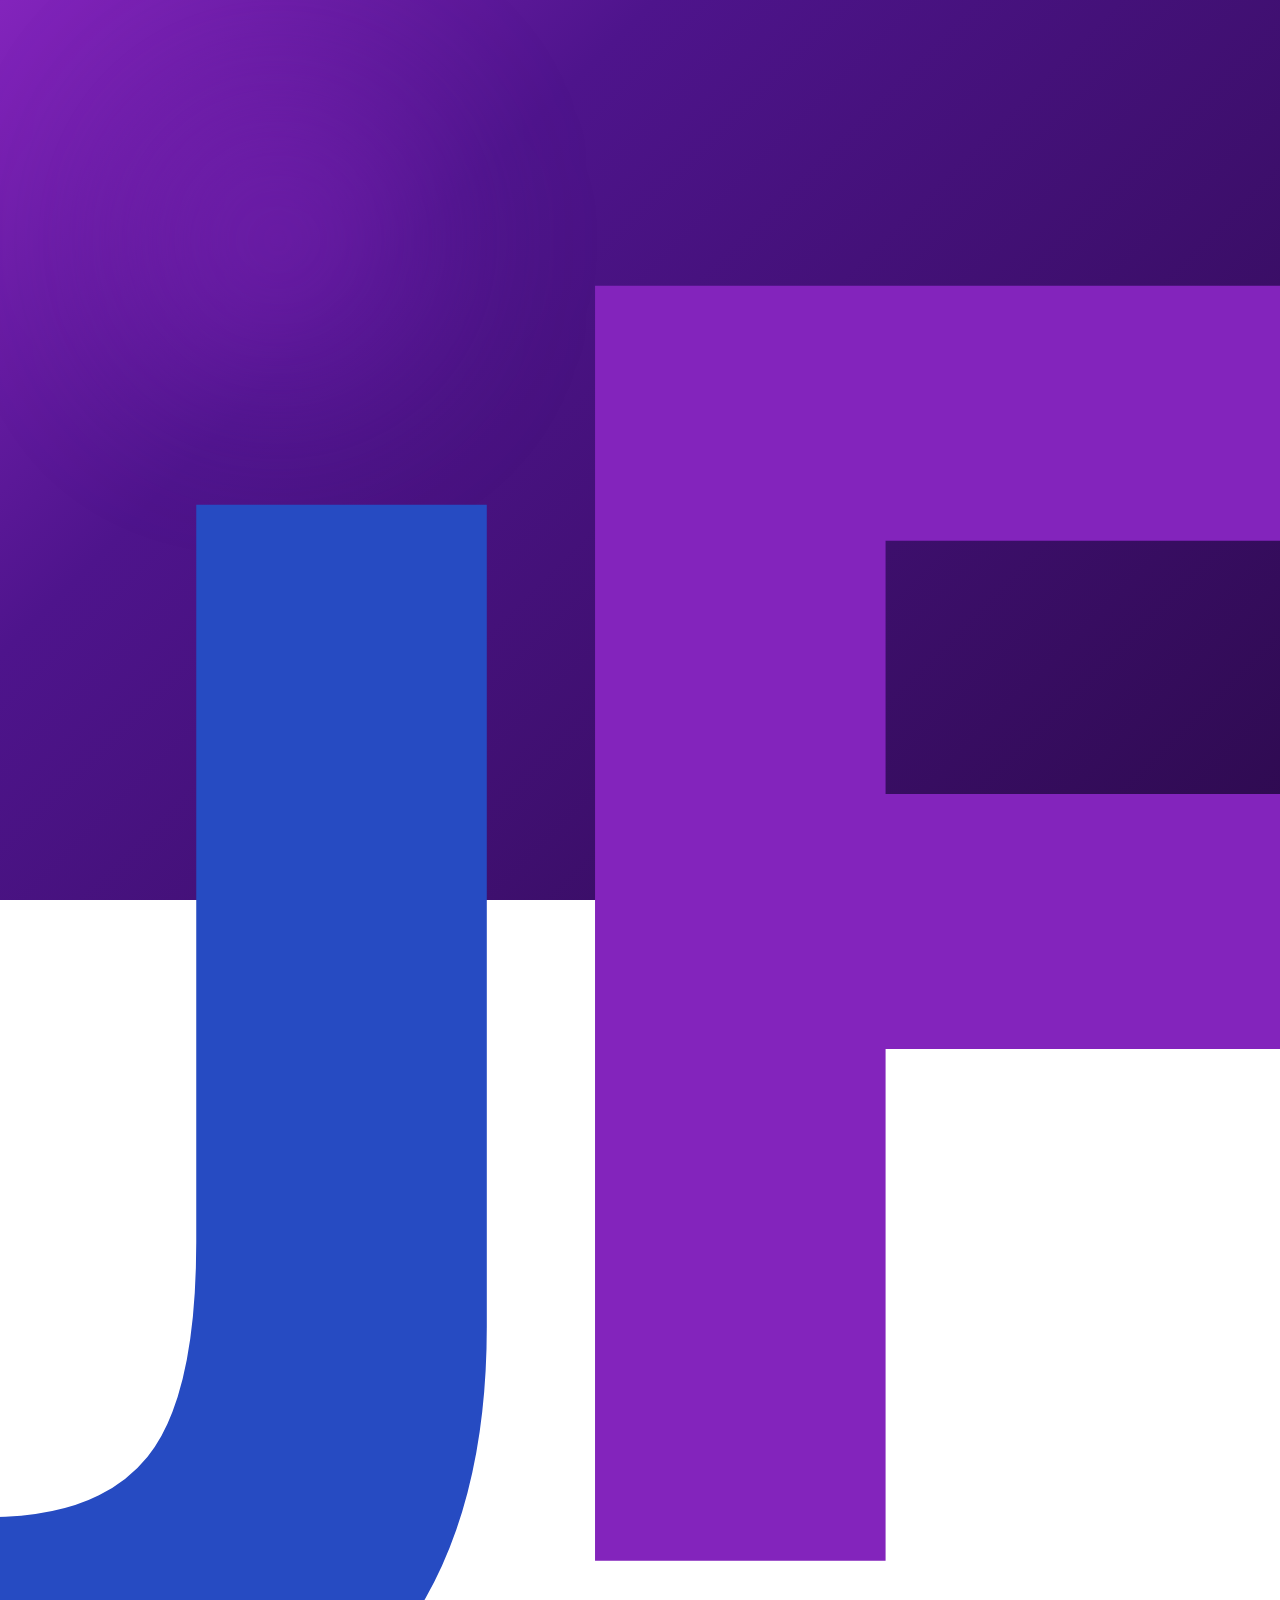
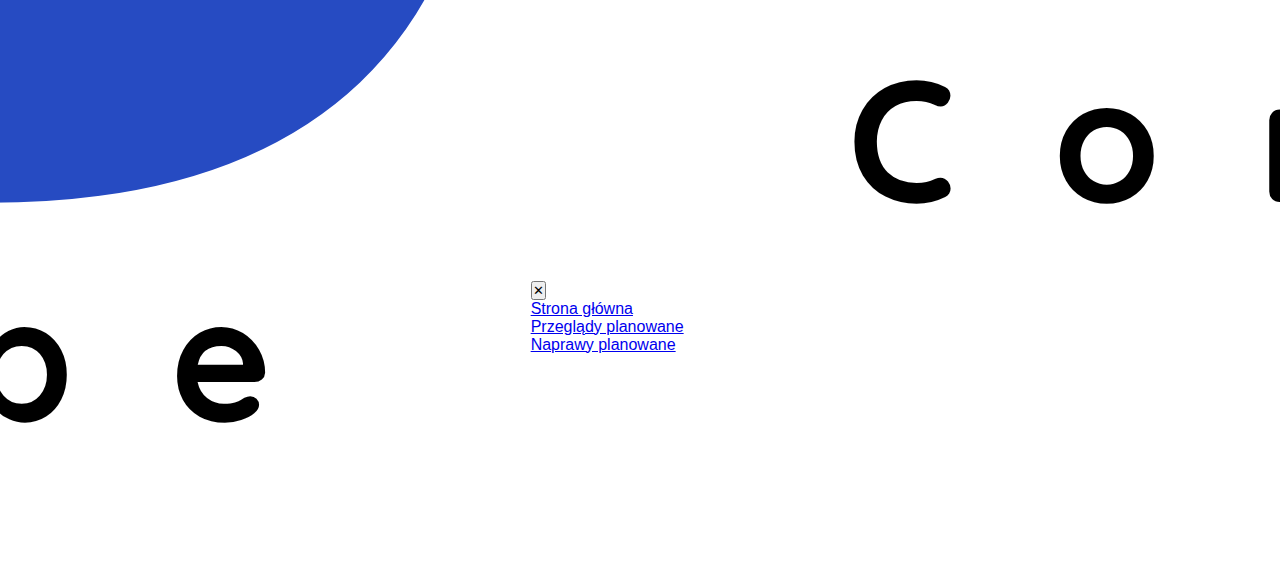
<file: StronaGlowna.html>
<!DOCTYPE html>
<html lang="pl">
<head>
  <meta charset="UTF-8">
  <meta name="viewport" content="width=device-width, initial-scale=1.0">
  <title>Strona Główna – Baza danych 2.0</title>

  <!-- Czcionki i styl -->
  <link href="https://fonts.googleapis.com/css2?family=Lexend:wght@400;600;700&display=swap" rel="stylesheet">
  <link rel="stylesheet" href="./style.css">

  <!-- Plik manifestu (PWA) -->
  <link rel="manifest" href="./manifest.json">

  <!-- ikona strony -->
  <link rel="icon" type="image/png" sizes="192x192" href="./icons/icon-192.png">

  <!-- Skrypt danych -->
  <script defer src="./data.js"></script>

  <!-- Skrypt menu -->
  <script defer src="./menu.js"></script>
</head>

<body class="main-bg">

  <!-- Pasek nawigacji -->
  <header class="navbar">
    <button class="hamburger" aria-label="Otwórz menu" aria-controls="sidebar" aria-expanded="false" id="menuToggle">
      <span class="bar"></span>
      <span class="bar"></span>
      <span class="bar"></span>
    </button>

    <div class="nav-left">
      <a href="index.html"><img src="./logo.png" alt="Logo" class="logo-sg"></a>
      <a href="index.html"><img src="./mini-logo.png" alt="Logo" class="mini-logo-sg"></a>
      <h1>Baza danych 2.0</h1>
    </div>

    <div class="nav-right">
      <p id="active-page"></p>
    </div>
    <nav class="nav-links">
      <a href="StronaGlowna.html" class="active">Strona główna</a>      
      <a href="PrzegladyPlanowane.html">Przeglądy planowane</a>
      <a href="NaprawyPlanowane.html">Naprawy planowane</a>      
    </nav>
  </header>

  <!-- Wysuwane menu -->
  <nav id="sidebar" class="sidebar" aria-hidden="true">
    <div class="sidebar-inner">
      <div class="sidebar-top">
        <a href="index.html"><img src="./mini-logo.png" alt="Logo" class="mini-logo-sidebar"></a>
        <button class="close" aria-label="Zamknij menu" id="menuClose">✕</button>
      </div>
      <ul class="nav-list">
        <li><a href="StronaGlowna.html" class="active">Strona główna</a></li>        
        <li><a href="PrzegladyPlanowane.html">Przeglądy planowane</a></li>
        <li><a href="NaprawyPlanowane.html">Naprawy planowane</a></li>
      </ul>
    </div>
  </nav>

  <div class="overlay" id="overlay" hidden></div>

  <!-- AKTUALNA STRONA -->
  <script>
  const activeLink = document.querySelector('.nav-links .active');
  const output = document.getElementById('active-page');

  if (activeLink) {
    output.textContent = `${activeLink.textContent}`;
  }
</script>

<div class="naglowek-sg">
    <h1>Dane znajdujące się w systemie Baza Danych 2.0 służą tylko i wyłącznie do celów wewnętrznych firmy Fly Europa S.A. </h1>
</div>





</body>
</html>
</file>
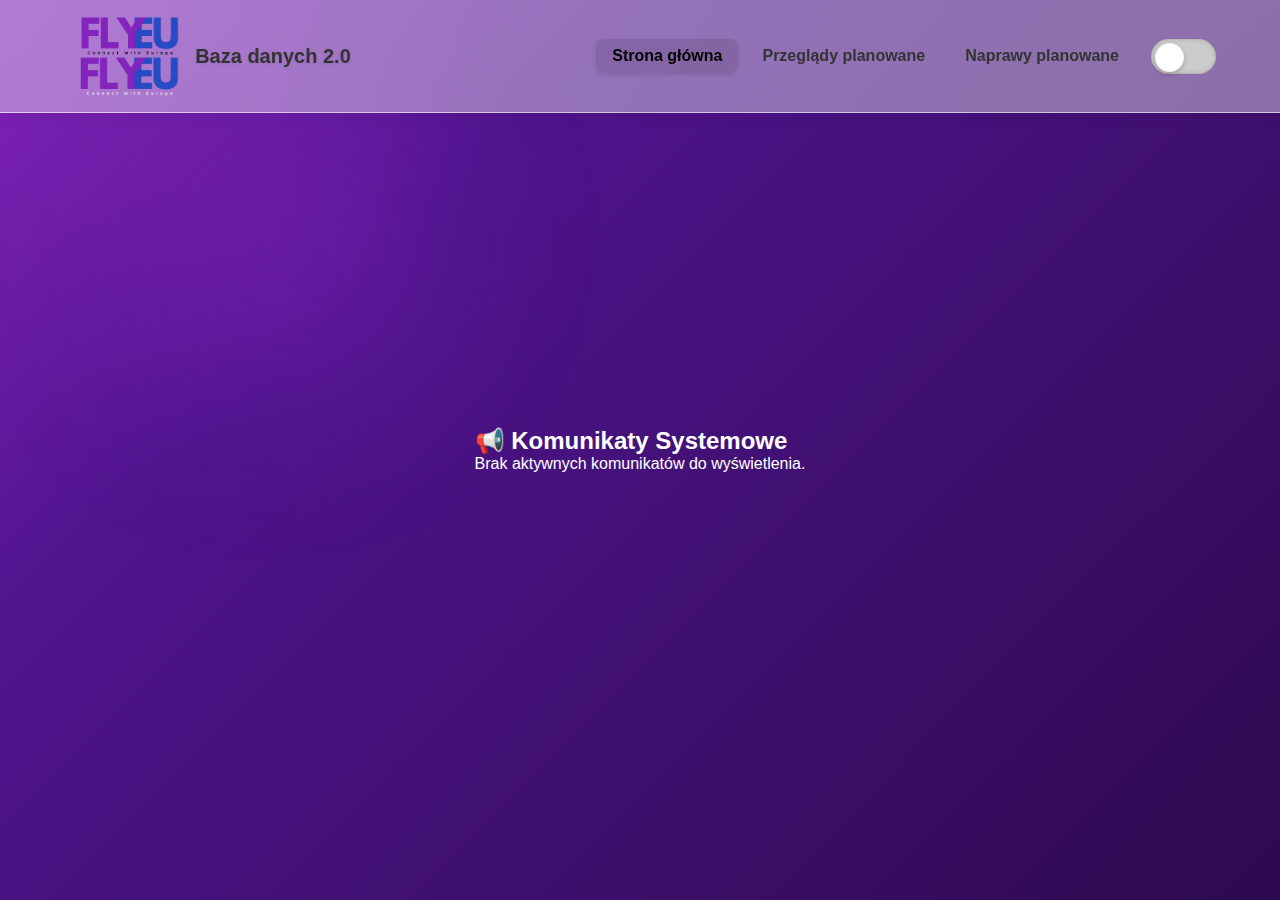
<file: StronaTestowa.html>
<!DOCTYPE html>
<html lang="pl">

<head>
    <meta charset="UTF-8">
    <meta name="viewport" content="width=device-width, initial-scale=1.0">
    <title>STRONA TESTOWA – Baza danych 2.0</title>

    <link href="https://fonts.googleapis.com/css2?family=Lexend:wght=400;600;700&display=swap" rel="stylesheet">
    <link rel="stylesheet" href="./style.css">
    <link rel="stylesheet" href="./glass-menu.css">
    <link rel="stylesheet" href="https://cdnjs.cloudflare.com/ajax/libs/font-awesome/6.5.2/css/all.min.css">
    <link rel="stylesheet" href="./mobile-menu-staggered.css">
    <script defer src="./mobile-menu.js"></script>
    <link rel="manifest" href="./manifest.json">
    <link rel="icon" type="image/png" sizes="192x192" href="./icons/icon-192.png">

    <script type="module" src="./data-loader.js" defer></script> 
    <script defer src="./theme-switcher.js"></script>

</head>

<body class="main-bg">

    <header class="navbar">
        <div class="nav-left">
            <button class="hamburger-toggle" id="menuToggle" aria-label="Otwórz menu mobilne" aria-expanded="false" aria-controls="mobile-menu-panel">
                <span class="bar bar1"></span>
                <span class="bar bar2"></span>
                <span class="bar bar3"></span>
            </button>
            <a href="index.html" class="logo-container">
                <img src="./logo1.png" alt="Logo w trybie jasnym" class="logo-sg logo-light-mode">
                <img src="./logo1a.png" alt="Logo w trybie ciemnym" class="logo-sg logo-dark-mode-hidden">
            </a>
            <a href="index.html" class="mini-logo-container">
                <img src="./mini-logo.png" alt="Mini logo w trybie jasnym" class="mini-logo-sg mini-logo-light-mode">
                <img src="./mini-logo2.png" alt="Mini logo w trybie ciemnym" class="mini-logo-sg mini-logo-dark-mode-hidden">
            </a>
            <h1>Baza danych 2.0</h1>
        </div>

        <div class="nav-right-container">
            <nav class="nav-links">
                <a href="StronaGlowna.html" class="active">Strona główna</a>
                <a href="PrzegladyPlanowane.html">Przeglądy planowane</a>
                <a href="NaprawyPlanowane.html">Naprawy planowane</a>
            </nav>

            <button class="theme-toggle" id="themeToggle" aria-label="Przełącz motyw">
                <i class="fas fa-sun toggle-icon sun-icon"></i>
                <i class="fas fa-moon toggle-icon moon-icon"></i>
                <span class="toggle-knob"></span>
            </button>
        </div>
    </header>

    <aside id="mobile-menu-panel" class="staggered-menu-panel" aria-hidden="true">
        <div class="sm-panel-header">
            <img src="./mini-logo.png" alt="Logo" class="mini-logo-sidebar logo-light-mode">
            <img src="./mini-logo2.png" alt="Logo w trybie ciemnym" class="mini-logo-sidebar logo-dark-mode-hidden">
            <button class="close-menu-btn" id="menuClose" aria-label="Zamknij menu">
                <i class="fas fa-times"></i>
            </button>
        </div>
        <div class="sm-panel-inner">
            <ul class="sm-panel-list" role="list">
                <li class="sm-panel-itemWrap"><a class="sm-panel-item" href="StronaGlowna.html" data-index="1"><span class="sm-panel-itemLabel">Strona Główna</span></a></li>
                <li class="sm-panel-itemWrap"><a class="sm-panel-item" href="PrzegladyPlanowane.html" data-index="2"><span class="sm-panel-itemLabel">Przeglądy Planowane</span></a></li>
                <li class="sm-panel-itemWrap"><a class="sm-panel-item" href="NaprawyPlanowane.html" data-index="3"><span class="sm-panel-itemLabel">Naprawy Planowane</span></a></li>
            </ul>
        </div>
    </aside>

    <main class="main-content-wrapper">
        <section class="section-communications">
            <h2>📢 Komunikaty Systemowe</h2>
            <div id="communications-status" class="status-box">Ładowanie komunikatów...</div>
            <div id="communications-list" class="communications-grid">
                </div>
        </section>
    </main>

</body>
</html>
</file>
<file: style.css>
:root {
    --glass-bg: rgba(255, 255, 255, 0.15);
    --glass-border: rgba(255, 255, 255, 0.25);
    --text-color: #ffffff;
    --accent-color: #8324bc;
    --font-main: 'Lexend', sans-serif;
}

* {
    box-sizing: border-box;
    margin: 0;
    padding: 0;
}

body {
    font-family: var(--font-main);
    min-height: 100vh;
    display: flex;
    align-items: center;
    justify-content: center;
    /* Płynny gradient w stylu iOS */
    background: linear-gradient(135deg, #8324bc 0%, #4e148c 30%, #2d0a4e 100%);
    background-attachment: fixed;
    overflow: hidden;
    color: var(--text-color);
}

/* Opcjonalny efekt "płynnych" plam w tle */
body::before {
    content: "";
    position: absolute;
    width: 300px;
    height: 300px;
    background: rgba(131, 36, 188, 0.4);
    filter: blur(80px);
    border-radius: 50%;
    top: 10%;
    left: 10%;
    z-index: -1;
}
</file>
<file: css/style.css>
/* OGÓLNE */
* {
  margin: 0;
  padding: 0;
  box-sizing: border-box;
  font-family: 'Lexend', sans-serif;
}

/* --- 1. ZMIENNE MOTYWU DLA TREŚCI --- */

:root {
  /* Domyślny motyw: Jasny */
  --bg-color: #d6d4d4;
  --text-color: #000000;
  --accent-color: #9900ff;
  
  /* Login Box (Glass) */
  --login-glass-bg: rgba(255, 255, 255, 0.25);
  --login-glass-border: rgba(255, 255, 255, 0.3);
  --login-input-bg: rgba(255, 255, 255, 0.85);
  --login-input-bg-focus: rgba(255, 255, 255, 1);
  --login-input-border: rgba(0, 0, 0, 0.2);
  --login-input-placeholder: rgba(0, 0, 0, 0.5);
}

html.dark-mode {
  /* Motyw Ciemny */
  --bg-color: #121212;
  --text-color: #e0e0e0;
  
  /* Login Box (Glass) */
  --login-glass-bg: rgba(30, 30, 30, 0.5);
  --login-glass-border: rgba(60, 60, 60, 0.8);
  --login-input-bg: rgba(50, 50, 50, 0.7);
  --login-input-bg-focus: rgba(60, 60, 60, 1);
  --login-input-border: rgba(255, 255, 255, 0.2);
  --login-input-placeholder: rgba(255, 255, 255, 0.5);
}

/* --- 2. GŁÓWNA STRUKTURA I TŁO --- */

body, html {
  height: auto;
  width: 100%;
  background: var(--bg-color);
  color: var(--text-color);
  overflow: visible;  
  transition: background 0.3s ease, color 0.3s ease;
}

/* Tło strony (zmieniono, aby używać zmiennej z glass-menu.css, ale dodano padding-top) */
body.main-bg {
  background-image: var(--body-bg-image);
  background-attachment: fixed;
  background-size: cover;
  background-position: center center;
  padding-top: 80px; /* Dodatkowe miejsce na pasek nawigacji */
  transition: background-image 0.3s ease;
}

.main-content-wrapper {
  background: var(--content-bg); /* Oczekuje zmiennej --content-bg, która powinna być w glass-menu.css */
  color: var(--body-text); /* Oczekuje zmiennej --body-text z glass-menu.css */
  padding: 2rem; 
  border-radius: 10px;
  transition: background 0.3s ease, color 0.3s ease;
}

.close-btn {
    color: var(--text-main); /* Kolor tekstu X (jasny w ciemnym, ciemny w jasnym) */
    float: right;
    font-size: 28px;
    font-weight: bold;
    opacity: 0.7; /* Lekkie przyciemnienie domyślne */
    transition: color 0.2s, opacity 0.2s;
    line-height: 1; /* Upewnij się, że jest dobrze wyśrodkowany */
}

.close-btn:hover,
.close-btn:focus {
    /* Podświetlenie na Ciemny Czerwony po najechaniu */
    color: #c0392b; /* Ciemny czerwony */
    opacity: 1;
    text-decoration: none;
    cursor: pointer;
}



@media (max-width: 650px) {
    .modal-content {
        margin: 20px auto; /* Mniejszy margines na górze */
        padding: 15px; /* Mniejszy padding wewnętrzny */
    }
    
    /* Wymuszamy układ jednokolumnowy dla wszystkich gridów w modalu */
    .modal-grid {
        grid-template-columns: 1fr; 
        gap: 0; /* Zmniejszamy odstępy */
    }

    /* Zmniejszamy szerokość etykiet, ale nadal je wyświetlamy */
    #modal-details-content strong {
        width: 150px; 
    }
    
    /* Wyrównanie pól */
    .modal-grid-item {
        padding-bottom: 10px;
        margin-bottom: 10px;
        border-bottom: 1px dashed rgba(51, 51, 51, 0.1);
    }
    
    /* Usuwamy podwójną linię pod nagłówkiem w trybie jednokolumnowym */
    .modal-delay-section {
        padding: 5px; /* Zmniejszamy padding, aby zyskać miejsce */
        margin-left: -5px; /* Lekka korekta marginesów, by dopasować się do krawędzi kontenera */
        margin-right: -5px; 
    }
    
    /* Poprawiamy styl dla samego tekstu opóźnienia, by się zawijał */
    .delay-indicator {
        display: block; /* Upewniamy się, że to jest blok i może się zawinąć */
        word-wrap: break-word; /* Wymuszamy łamanie długich słów, jeśli zajdzie taka potrzeba */
        white-space: normal;
        margin-bottom: 5px;
    }
}






/* Powiadomienie „toast” */
.toast {
  position: fixed;
  bottom: 30px;
  left: 50%;
  transform: translateX(-50%) translateY(100px);
  background: #8324bc;
  color: #fff;
  padding: 14px 24px;
  border-radius: 12px;
  box-shadow: 0 6px 20px rgba(131,36,188,0.3);
  font-weight: 600;
  opacity: 0;
  transition: all 0.5s ease;
  z-index: 1000;
}

.toast.show {
  opacity: 1;
  transform: translateX(-50%) translateY(0);
}
</file>
<file: css/airplanes-css/airplanes-page.css>
/* airplanes-page.css */
/* Główne style dla strony Flota */

/* --- PODSTAWY & ZMIENNE --- */
:root {
  --bg-color: #d6d4d4;
  --text-color: #000000;
  --accent-color: #9900ff;
  --card-bg: rgba(255, 255, 255, 0.6);
  --card-border: rgba(255, 255, 255, 0.4);
  --input-bg: rgba(255, 255, 255, 0.85);
  --success-color: #2ecc71;
  --danger-color: #e74c3c;
  --label-color: #555;
}

html.dark-mode {
  --bg-color: #121212;
  --text-color: #e0e0e0;
  --card-bg: rgba(40, 40, 40, 0.6);
  --card-border: rgba(80, 80, 80, 0.5);
  --input-bg: rgba(50, 50, 50, 0.7);
  --label-color: #aaa;
}

body.main-bg {
  padding-top: 80px;
  background-color: var(--bg-color);
}

/* --- UKŁAD STRONY --- */
.main-content-wrapper {
  width: 98%;
  max-width: 1920px;
  margin: 0 auto;
  padding: 10px;
}

/* --- ALERT BANNER --- */
#maintenance-alerts-container {
  width: 100%;
  padding: 0 20px;
  box-sizing: border-box;
  margin-bottom: 20px;
}

.global-alert-box {
  background-color: #c0392b;
  color: white;
  padding: 15px 20px;
  border-radius: 8px;
  box-shadow: 0 4px 15px rgba(192, 57, 43, 0.3);
  font-size: 1rem;
  animation: slideDown 0.5s ease-out;
  border: 1px solid #e74c3c;
}

.global-alert-box strong { font-size: 1.1em; display: block; margin-bottom: 10px; }
.global-alert-box ul { margin: 0; padding-left: 20px; list-style-type: disc; }
.global-alert-box li { margin-bottom: 4px; }

@keyframes slideDown {
  from { opacity: 0; transform: translateY(-20px); }
  to { opacity: 1; transform: translateY(0); }
}

/* --- PASEK NARZĘDZI --- */
.toolbar {
  display: flex;
  flex-wrap: wrap;
  gap: 15px;
  justify-content: space-between;
  background: var(--card-bg);
  padding: 15px;
  border-radius: 12px;
  margin-bottom: 20px;
  align-items: center;
  border: 1px solid var(--card-border);
}

.toolbar-group { display: flex; align-items: center; gap: 10px; }
.grow-group { flex-grow: 1; }

.search-box { position: relative; width: 300px; }
.search-box input {
  width: 100%;
  padding: 8px 35px 8px 12px;
  border-radius: 6px;
  border: 1px solid var(--card-border);
  background: var(--input-bg);
  color: var(--text-color);
}
.search-box i {
  position: absolute;
  right: 10px;
  top: 50%;
  transform: translateY(-50%);
  opacity: 0.5;
}

.btn-tool {
  padding: 8px 12px;
  border: 1px solid var(--accent-color);
  background: transparent;
  color: var(--text-color);
  border-radius: 6px;
  cursor: pointer;
  transition: 0.3s;
  white-space: nowrap;
}
.btn-tool.active, .btn-tool:hover {
  background: var(--accent-color);
  color: white;
}

.select-tool, .input-tool {
  padding: 8px;
  border-radius: 6px;
  background-color: var(--input-bg);
  color: var(--text-color);
  border: 1px solid var(--card-border);
}
.select-tool option { background-color: var(--bg-color); color: var(--text-color); }
.full-width { width: 100%; }

.group-select-container { display: flex; align-items: center; gap: 8px; }
#sort-order-btn { font-size: 1.1rem; width: 40px; text-align: center; display: flex; justify-content: center; align-items: center; }

/* --- GRUPOWANIE --- */
.group-wrapper {
  width: 100%;
  grid-column: 1 / -1; 
  margin-bottom: 10px;
}

.group-header {
  width: 100%;
  padding: 12px 20px;
  background: var(--card-bg);
  border-left: 5px solid var(--accent-color);
  border-radius: 6px;
  cursor: pointer;
  font-weight: bold;
  display: flex;
  justify-content: space-between;
  align-items: center;
  margin-bottom: 5px;
}
.group-header:hover { background: rgba(153, 0, 255, 0.1); }
.group-header::after { 
  content: '\f078'; 
  font-family: 'Font Awesome 5 Free'; 
  font-weight: 900; 
  transition: 0.3s; 
}
.group-header.collapsed::after { transform: rotate(-90deg); }

.group-content {
  display: none; 
  margin-top: 10px;
  overflow: visible;
  transition: max-height 0.5s ease-in-out, opacity 0.3s ease;
  max-height: 0;
  opacity: 0;    
}
.group-content.show { max-height: 5000px; opacity: 1; }
.group-content.show.grid-view {
  display: grid;
  grid-template-columns: repeat(auto-fill, minmax(300px, 1fr));
  gap: 15px;
}
.group-content.show.list-view {
  display: flex;
  flex-direction: column;
  gap: 10px;
}

/* --- GRID SAMOLOTÓW (KAFELKI) --- */
.airplanes-grid {
  display: grid;
  grid-template-columns: repeat(auto-fill, minmax(300px, 1fr));
  gap: 15px;
  margin-top: 20px;
}

.airplane-card {
  background: var(--card-bg);
  border: 1px solid var(--card-border);
  backdrop-filter: blur(10px);
  -webkit-backdrop-filter: blur(10px);
  border-radius: 12px;
  padding: 15px;
  cursor: pointer;
  transition: transform 0.2s, box-shadow 0.2s, border-color 0.2s;
  display: flex;
  flex-direction: column;
  opacity: 0;
  animation: fadeInUp 0.6s cubic-bezier(0.25, 1, 0.5, 1) forwards;
  position: relative; /* Dla ikonek statusu */
}

.airplane-card:hover {
  transform: translateY(-3px);
  box-shadow: 0 5px 15px rgba(0,0,0,0.2);
  border-color: var(--accent-color);
}

.card-header {
  display: flex;
  justify-content: space-between;
  align-items: flex-start;
  margin-bottom: 12px;
  border-bottom: 1px solid rgba(0,0,0,0.05);
  padding-bottom: 8px;
}

.card-header-left { display: flex; flex-direction: column; }
.airplane-reg { 
  font-size: 1.2rem; 
  font-weight: 800; 
  color: var(--accent-color); 
  line-height: 1.1;
}
.airplane-model { 
  font-size: 0.9rem; 
  opacity: 0.8; 
  font-weight: 600; 
  margin-top: 2px;
}

.card-body {
  display: flex;
  flex-direction: column;
  gap: 6px;
  font-size: 0.85rem;
}

.info-line { display: flex; flex-wrap: wrap; align-items: center; gap: 5px; }
.info-label { font-weight: 600; color: var(--label-color); white-space: nowrap; }
.info-value { color: var(--text-color); }

.zastepczy-row { color: #d35400; }
html.dark-mode .zastepczy-row { color: #e67e22; }

.zastepczy-info {
  width: 100%;
  margin-top: 4px;
  padding-top: 4px;
  border-top: 1px dashed rgba(0,0,0,0.1);
  font-size: 0.8rem;
  color: #c0392b;
  display: flex;
  align-items: center;
  gap: 5px;
}
html.dark-mode .zastepczy-info { color: #e74c3c; border-top-color: rgba(255,255,255,0.1); }

/* --- SEKCJA PRZEGLĄDÓW NA KAFELKU --- */
.check-grid { 
  display: grid; 
  grid-template-columns: 1fr 1fr 1fr; 
  gap: 8px; 
  margin-top: 12px; 
  text-align: center; 
  border-top: 1px solid rgba(0,0,0,0.05);
  padding-top: 8px;
}
.check-item { 
  font-size: 0.75rem; 
  padding: 4px; 
  background: rgba(0,0,0,0.05); 
  border-radius: 4px; 
  font-weight: 600;
}
/* Kolory statusów checków */
.check-ok { color: var(--success-color); border-bottom: 2px solid var(--success-color); background-color: #27ae60 !important; color: #fff !important; }
.check-alert { color: var(--danger-color); border-bottom: 2px solid var(--danger-color); background: #e74c3c !important; color: #fff !important; }
.check-warning { background-color: #f39c12 !important; color: #fff !important; }
.check-missing { background-color: #f1c40f !important; color: #000 !important; }

/* --- IKONY STANU NA KARCIE --- */
.replacement-pulse-icon {
  position: absolute;
  top: -10px;
  right: -10px;
  background: #e74c3c;
  color: white;
  width: 25px;
  height: 25px;
  border-radius: 50%;
  display: flex;
  align-items: center;
  justify-content: center;
  font-size: 0.8rem;
  z-index: 10;
  box-shadow: 0 0 0 0 rgba(231, 76, 60, 0.7);
  animation: pulse-red 2s infinite;
}

.missing-data-pulse {
  position: absolute;
  top: -10px; 
  right: -10px; 
  width: 30px;
  height: 30px;
  background-color: #e74c3c;
  color: white;
  border-radius: 50%;
  display: flex;
  align-items: center;
  justify-content: center;
  font-size: 14px;
  z-index: 10; 
  animation: pulse-red-glow 2s infinite; 
  cursor: help;
}

@keyframes pulse-red {
  0% { transform: scale(0.95); box-shadow: 0 0 0 0 rgba(231, 76, 60, 0.7); }
  70% { transform: scale(1); box-shadow: 0 0 0 10px rgba(231, 76, 60, 0); }
  100% { transform: scale(0.95); box-shadow: 0 0 0 0 rgba(231, 76, 60, 0); }
}
@keyframes pulse-red-glow {
  0% { box-shadow: 0 0 0 0 rgba(231, 76, 60, 0.7); }
  70% { box-shadow: 0 0 0 10px rgba(231, 76, 60, 0); }
  100% { box-shadow: 0 0 0 0 rgba(231, 76, 60, 0); }
}

/* --- CHECKBOXY --- */
.checkbox-container {
  display: block;
  position: relative;
  padding-left: 30px;
  margin-bottom: 12px;
  cursor: pointer;
  font-size: 14px;
  user-select: none;
}
.checkbox-container input { position: absolute; opacity: 0; cursor: pointer; height: 0; width: 0; }
.checkbox-container::before {
  content: "";
  position: absolute;
  left: 0; top: 50%;
  transform: translateY(-50%);
  height: 20px; width: 20px;
  background-color: rgba(255, 255, 255, 0.1);
  border: 2px solid rgba(0, 0, 0, 0.2);
  border-radius: 6px;
  transition: all 0.3s cubic-bezier(0.4, 0, 0.2, 1);
}
body.dark-mode .checkbox-container::before { border-color: rgba(255, 255, 255, 0.3); background-color: rgba(255, 255, 255, 0.05); }
.checkbox-container:hover::before { border-color: #3498db; background-color: rgba(52, 152, 219, 0.1); }
.checkbox-container input:checked ~ ::before { background-color: #3498db; border-color: #3498db; box-shadow: 0 0 10px rgba(52, 152, 219, 0.4); }
.checkbox-container .checkmark:after {
  content: "";
  position: absolute;
  display: none;
  left: 7px; top: 3px;
  width: 5px; height: 10px;
  border: solid #9900ff;
  border-width: 0 3px 3px 0;
  transform: rotate(45deg);
}
.checkbox-container input:checked ~ .checkmark:after { display: block; }
.checkbox-container input:checked ~ span, .checkbox-container input:checked { color: #3498db; font-weight: 600; }

/* --- STATUSY (Globalne) --- */
.status-badge {
  padding: 4px 8px;
  border-radius: 6px;
  font-size: 0.75rem;
  font-weight: bold;
  text-transform: uppercase;
  text-align: center;
  box-shadow: 0 2px 4px rgba(0,0,0,0.1);
}
.status-dostepny { background: #2ecc71; color: #fff; }
.status-uziemiony { background: #ff7675; color: #fff; }
.status-zaparkowany { background: #74b9ff; color: #fff; }
.status-zamowiony { background: #b2bec3; color: #fff; }
.status-awaria { background: #d63031; color: #fff; text-decoration: underline; }
.status-nieczynny { background: #2d3436; color: #fff; }
.status-zastepczy { background: #fdcb6e; color: #000; }
.status-przeglad { background: #a29bfe; color: #fff; }
.status-naprawa { background: #a29bfe; color: #fff; opacity: 0.8; }
.status-odstawienie { background: #ffeaa7; color: #000; }
.status-delegacja { background: #ffffff; color: #d63031; border: 1px solid #d63031; }
.status-unknown { background: #636e72; color: #fff; }

/* --- WIDOK LISTY --- */
.view-list-mode .airplane-card {
  display: grid;
  grid-template-columns: 150px 120px 1fr 1fr 150px;
  align-items: center;
  gap: 15px;
  padding: 10px 20px;
  flex-direction: row;
}
.view-list-mode .check-grid { 
  display: grid; 
  margin-top: 0; 
  border-top: none;
  padding-top: 0;
}
.view-list-mode .card-header {
  border-bottom: none;
  margin-bottom: 0;
  padding-bottom: 0;
  display: block;
}
.view-list-mode .card-header .status-badge { display: none; }

.registration-series-divider {
  grid-column: 1 / -1;
  margin: 25px 0 10px 0;
  padding-bottom: 5px;
  border-bottom: 2px dashed var(--accent-color);
  opacity: 0.6;
  font-size: 0.9rem;
  font-weight: bold;
  color: var(--accent-color);
  display: flex;
  align-items: center;
  gap: 10px;
}

/* --- KONTENER MODALA (Ogólny) --- */
.modal {
  display: none;
  position: fixed;
  z-index: 2000;
  left: 0; top: 0; width: 100%; height: 100%;
  background-color: rgba(0,0,0,0.8);
  backdrop-filter: blur(5px);
}
.modal-content {
  background: var(--bg-color);
  color: var(--text-color);
  margin: 5vh auto;
  padding: 30px;
  border-radius: 15px;
  width: 90%;
  max-width: 1400px;
  position: relative;
  border: 1px solid var(--card-border);
  max-height: 90vh;
  overflow-y: auto;
  animation: modalScale 0.3s ease-out;
}
@keyframes modalScale {
  from { opacity: 0; transform: scale(0.95); }
  to { opacity: 1; transform: scale(1); }
}

/* Modal Filtrowania */
.filter-modal-content { max-width: 500px; }
.filter-grid {
  display: grid;
  grid-template-columns: 1fr 1fr;
  gap: 15px;
  margin: 20px 0;
}
.filter-actions { display: flex; justify-content: flex-end; gap: 10px; margin-top: 20px; }
.close-modal, .close-filter-modal {
  position: absolute; right: 20px; top: 15px; 
  font-size: 24px; cursor: pointer;
}

@keyframes fadeInUp {
  from { opacity: 0; transform: translateY(30px); }
  to { opacity: 1; transform: translateY(0); }
}

/* --- RESPONSYWNOŚĆ STRONY --- */
@media (max-width: 900px) {
  .view-list-mode .airplane-card { grid-template-columns: 1fr 1fr; }
}

@media (max-width: 768px) {
  .toolbar { flex-direction: column; align-items: stretch; }
  .toolbar-group { flex-wrap: wrap; width: 100%; justify-content: space-between; }
  .search-box { width: 100%; margin-bottom: 10px; }
  .airplanes-grid { grid-template-columns: repeat(auto-fill, minmax(100%, 1fr)); }
  .filter-grid { grid-template-columns: 1fr; }
  .modal-content { width: 95%; margin: 2vh auto; padding: 20px; }
}
</file>
<file: css/airplanes-css/airplane-details-modal.css>
/* airplane-details-modal.css */
/* Stylizacja wnętrza modala szczegółów samolotu - Layout ogólny */

/* =========================================
   1. ZMIENNE GLOBALNE MODALA
   ========================================= */
:root {
    /* Zmienne lokalne bazujące na style.css (Jasny/Ciemny) */
    --modal-bg: var(--bg-color);
    --modal-text: var(--text-color);
    --card-bg-local: rgba(255, 255, 255, 0.05); /* Lekki overlay */
    --card-border-local: rgba(128, 128, 128, 0.2);
}

/* Dostosowanie dla trybu jasnego/ciemnego */
html.dark-mode {
    --card-bg-local: rgba(255, 255, 255, 0.05);
    --card-border-local: rgba(255, 255, 255, 0.1);
}

html:not(.dark-mode) {
    --card-bg-local: rgba(0, 0, 0, 0.03);
    --card-border-local: rgba(0, 0, 0, 0.1);
}

/* --- NAGŁÓWEK MODALA --- */
.modal-header-wrapper {
  display: flex;
  justify-content: space-between;
  align-items: flex-start;
  border-bottom: 1px solid var(--card-border);
  padding-bottom: 15px;
  margin-bottom: 20px;
}

.modal-header-left {
  display: flex;
  flex-direction: column;
}

.modal-reg {
  font-size: 2.2rem;
  font-weight: 800;
  color: var(--accent-color);
  line-height: 1;
  margin-bottom: 5px;
  text-shadow: 0 2px 10px rgba(153, 0, 255, 0.15); /* Delikatna poświata akcentu */
}

.modal-tab {
  font-size: 1rem;
  font-weight: normal;
  color: var(--text-color);
  opacity: 0.6;
  margin-left: 10px;
}

.modal-model {
  font-size: 1.2rem;
  font-weight: 600;
  opacity: 0.9;
}

/* --- PASEK NARZĘDZI (W MODALU) --- */
.modal-toolbar {
  display: flex;
  justify-content: flex-end;
  gap: 10px;
  margin-bottom: 15px;
  padding-bottom: 10px;
  border-bottom: 1px solid var(--card-border);
  margin-right: 30px;
}

.modal-tool-btn {
  background: transparent;
  border: 1px solid var(--accent-color);
  color: var(--accent-color);
  padding: 6px 12px;
  border-radius: 6px;
  cursor: pointer;
  font-size: 0.85rem;
  display: flex;
  align-items: center;
  gap: 6px;
  transition: all 0.2s;
}

.modal-tool-btn:hover {
  background: var(--accent-color);
  color: white;
  box-shadow: 0 4px 10px rgba(153, 0, 255, 0.3);
}

.modal-tool-btn.btn-delete {
  border-color: var(--danger-color);
  color: var(--danger-color);
}
.modal-tool-btn.btn-delete:hover {
  background: var(--danger-color);
  color: white;
  box-shadow: 0 4px 10px rgba(231, 76, 60, 0.3);
}

/* --- ZAKŁADKI (TABS) --- */
.modal-tabs {
  display: flex;
  gap: 5px;
  border-bottom: 1px solid var(--card-border);
  margin-bottom: 20px;
  overflow-x: auto;
  padding-bottom: 2px;
}

.tab-btn {
  background: none;
  border: none;
  padding: 10px 15px;
  cursor: pointer;
  font-weight: 600;
  color: var(--label-color);
  border-bottom: 3px solid transparent;
  transition: all 0.3s;
  white-space: nowrap;
  opacity: 0.7;
}

.tab-btn:hover {
  color: var(--accent-color);
  background: rgba(153, 0, 255, 0.05);
  opacity: 1;
}

.tab-btn.active {
  color: var(--accent-color);
  border-bottom-color: var(--accent-color);
  opacity: 1;
}

.tab-content {
  display: none;
  animation: fadeIn 0.3s ease;
}

.tab-content.active {
  display: block;
}

.tab-placeholder {
  padding: 30px;
  text-align: center;
  color: var(--label-color);
  background: rgba(0,0,0,0.02);
  border: 1px dashed var(--card-border);
  border-radius: 8px;
}

/* --- GŁÓWNA SIATKA TREŚCI (DANE/OPERACJE - np. Zakładka Ogólne) --- */
.modal-body-grid {
  display: grid;
  grid-template-columns: repeat(auto-fit, minmax(280px, 1fr));
  gap: 25px;
  margin-bottom: 25px;
}

.modal-section h3 {
  font-size: 0.9rem;
  text-transform: uppercase;
  letter-spacing: 1px;
  border-bottom: 2px solid var(--accent-color);
  padding-bottom: 5px;
  margin-bottom: 15px;
  opacity: 0.8;
  color: var(--text-color);
}

.modal-row {
  display: flex;
  justify-content: space-between;
  padding: 8px 0;
  border-bottom: 1px solid rgba(0,0,0,0.05);
  align-items: center;
}
.modal-label { font-weight: 600; opacity: 0.7; font-size: 0.9rem; }
.modal-value { font-weight: 500; text-align: right; color: var(--text-color); }

.full-width {
  grid-column: 1 / -1;
}

/* --- SEKCJE OPERACYJNE (Boxy) --- */
.sub-section {
  padding: 15px;
  border-radius: 8px;
  margin-bottom: 12px;
  border: 1px solid var(--card-border);
  background: var(--input-bg);
  box-shadow: 0 2px 5px rgba(0,0,0,0.03);
}

.replacement-flight-box {
  border-left: 4px solid var(--danger-color);
  background: rgba(231, 76, 60, 0.08);
}

.section-title-small {
  font-size: 0.75rem;
  font-weight: 800;
  text-transform: uppercase;
  letter-spacing: 0.5px;
  margin-bottom: 10px;
  color: var(--label-color);
  display: flex;
  align-items: center;
  gap: 5px;
}

.highlight-red .modal-value {
  color: var(--danger-color);
  font-weight: bold;
}

/* --- KONFIGURACJA MIEJSC --- */
.seats-container {
  display: grid;
  grid-template-columns: repeat(3, 1fr);
  gap: 10px;
  margin-top: 10px;
}

.seat-badge {
  text-align: center;
  padding: 10px;
  border-radius: 8px;
  background: var(--card-bg);
  border: 1px solid var(--card-border);
  box-shadow: 0 2px 4px rgba(0,0,0,0.05);
  transition: transform 0.2s;
}
.seat-badge:hover { transform: translateY(-2px); }

.seat-label { font-size: 0.7rem; color: var(--label-color); display: block; margin-bottom: 4px; }
.seat-count { font-size: 1.3rem; font-weight: bold; color: var(--text-color); }

.seat-business { border-top: 3px solid #f1c40f; }
.seat-premium { border-top: 3px solid #3498db; }
.seat-eco { border-top: 3px solid #2ecc71; }

/* --- STOPKA PRZEGLĄDÓW (Maintenance Summary - Ogólne Podsumowanie) --- */
.maintenance-footer {
  background: var(--input-bg);
  border: 1px solid var(--card-border);
  border-radius: 12px;
  padding: 20px;
  margin-top: 20px;
}

.maint-title {
  font-size: 0.9rem;
  font-weight: bold;
  text-align: center;
  margin-bottom: 15px;
  text-transform: uppercase;
  color: var(--label-color);
}

.maint-grid {
  display: grid;
  grid-template-columns: repeat(3, 1fr);
  gap: 15px;
}

.maint-card {
  padding: 12px;
  border-radius: 8px;
  text-align: center;
  border: 1px solid transparent;
  display: flex;
  flex-direction: column;
  justify-content: center;
  background: var(--card-bg);
  box-shadow: 0 2px 5px rgba(0,0,0,0.05);
}

.maint-type { font-weight: 800; font-size: 1.2rem; margin-bottom: 4px; color: var(--text-color); }
.maint-status { font-size: 0.75rem; font-weight: 800; text-transform: uppercase; letter-spacing: 0.5px; }
.maint-date { font-size: 0.8rem; margin-top: 6px; opacity: 0.9; font-family: monospace; }

/* Kolory stanów przeglądów w stopce */
.maint-valid {
  border-bottom: 3px solid var(--success-color);
}
.maint-valid .maint-status { color: var(--success-color); }

.maint-expired {
  border-bottom: 3px solid var(--danger-color);
  background: rgba(231, 76, 60, 0.05);
}
.maint-expired .maint-status { color: var(--danger-color); }

.maint-missing {
  border-bottom: 3px solid #f1c40f;
  background: rgba(241, 196, 15, 0.05);
}
.maint-missing .maint-status { color: #d35400; }

/* --- Animacje Ogólne --- */
@keyframes fadeIn {
  from { opacity: 0; transform: translateY(5px); }
  to { opacity: 1; transform: translateY(0); }
}

@keyframes slideInUpFade {
  from { opacity: 0; transform: translateY(20px); }
  to { opacity: 1; transform: translateY(0); }
}

/* Responsywność Ogólna Modala */
@media (max-width: 900px) {
  .modal-body-grid {
    display: flex;
    flex-direction: column;
    gap: 20px;
  }
}
</file>
<file: css/airplanes-css/airplane-inspections-tab.css>
/* plane-inspections-tab.css */
/* Stylizacja zakładki "Przeglądy Planowane" oraz popupa szczegółów */

/* =========================================
   1. KONFIGURACJA KOLORÓW (STATUSY I TYPY)
   ========================================= */
:root {
    /* Statusy Przeglądów (Sztywne kolory dla spójności) */
    --status-w-trakcie: #3498db;      /* Niebieski */
    --status-zaplanowany: #bdc3c7;    /* Szary (Neutralny) */
    --status-wykonany: #2ecc71;       /* Zielony */
    --status-przygotowany: #9b59b6;   /* Fioletowy */
    --status-problem: #c0392b;        /* Czerwony */
    --status-przelozony: #f39c12;     /* Pomarańczowy */
    --status-default: #7f8c8d;

    /* Typy Przeglądów */
    --type-b: #2c3e50;
    --type-c: #27ae60;
    --type-d: #e74c3c;
    --type-default: #95a5a6;

    /* Inne */
    --color-changed: #e67e22;
    --color-delay: #e74c3c;
}

/* Nadpisanie koloru statusu zaplanowanego w jasnym trybie dla kontrastu */
html:not(.dark-mode) {
    --status-zaplanowany: #95a5a6; 
}


/* =========================================
   2. GŁÓWNY LAYOUT LISTY (GRID)
   ========================================= */

#tab-inspections-wrapper {
    width: 100%;
    padding-top: 5px;
}

.inspections-layout {
    display: flex;
    flex-direction: column;
    gap: 15px;
}

/* --- TOOLBAR --- */
.insp-toolbar {
    background: var(--card-bg-local, rgba(255,255,255,0.03));
    border: 1px solid var(--card-border-local, rgba(128,128,128,0.2));
    border-radius: 8px;
    padding: 10px 15px;
    display: flex;
    flex-direction: column;
    gap: 10px;
}

.insp-toolbar-row {
    display: flex;
    flex-wrap: wrap;
    align-items: center;
    gap: 15px;
}

.insp-toolbar-row.main {
    padding-bottom: 8px;
    border-bottom: 1px solid var(--card-border-local, rgba(128,128,128,0.1));
}

/* Elementy Toolbara */
.insp-search-box {
    position: relative;
    flex: 1;
    min-width: 200px;
}
.insp-search-box input {
    width: 100%;
    background: rgba(0,0,0,0.2);
    border: 1px solid var(--card-border-local, #555);
    color: var(--modal-text, #eee);
    padding: 8px 12px 8px 35px;
    border-radius: 6px;
    font-family: inherit;
    font-size: 0.9rem;
}
.insp-search-box i {
    position: absolute;
    left: 12px;
    top: 50%;
    transform: translateY(-50%);
    color: #888;
}

.insp-filter-group {
    display: flex;
    gap: 10px;
}

/* Poprawa czytelności selectów w ciemnym motywie */
.insp-select {
    background-color: #2d3748 !important; /* Ciemne tło */
    color: #f7fafc !important;           /* Jasny tekst */
    border: 1px solid #4a5568 !important;
    padding: 8px;
    border-radius: 6px;
    cursor: pointer;
}

.insp-select option {
    background-color: #1a202c; /* Tło rozwijanej listy */
    color: #f7fafc;            /* Kolor tekstu opcji */
}

.insp-sort-group {
    display: flex;
    align-items: center;
    gap: 8px;
    margin-left: auto;
}

.sort-label { font-size: 0.8rem; opacity: 0.7; }

.btn-insp-tool {
    background: rgba(255,255,255,0.1);
    border: none;
    color: var(--modal-text, #eee);
    width: 32px;
    height: 32px;
    border-radius: 4px;
    cursor: pointer;
    display: flex;
    align-items: center;
    justify-content: center;
    transition: background 0.2s;
}
.btn-insp-tool:hover { background: rgba(255,255,255,0.2); }

/* Drugi rząd toolbara */
.insp-date-group {
    display: flex;
    align-items: center;
    gap: 5px;
    background: rgba(0,0,0,0.1);
    padding: 4px 8px;
    border-radius: 6px;
    border: 1px solid var(--card-border-local, #444);
}
.insp-date-input {
    background: transparent;
    border: none;
    color: var(--modal-text, #eee);
    font-family: inherit;
    font-size: 0.8rem;
    width: auto;
    color-scheme: dark; /* Wymusza ciemny kalendarz w przeglądarkach wspierających */
}
.date-sep { opacity: 0.5; margin: 0 5px; }
.date-label-sm { font-size: 0.75rem; opacity: 0.6; text-transform: uppercase; }

.insp-checkbox-group {
    display: flex;
    gap: 15px;
    align-items: center;
}
.insp-checkbox {
    display: flex;
    align-items: center;
    gap: 6px;
    cursor: pointer;
    font-size: 0.85rem;
    user-select: none;
}
.insp-checkbox input { accent-color: var(--status-w-trakcie); cursor: pointer; }

/* Przyciski akcji (Raport, Wyczyść) */
.insp-actions {
    margin-left: auto; 
    display: flex;
    gap: 10px;
}

.btn-insp-report {
    background: #27ae60;
    color: white;
    border: none;
    padding: 5px 12px;
    border-radius: 4px;
    font-size: 0.8rem;
    cursor: pointer;
    display: flex;
    align-items: center;
    gap: 6px;
    transition: 0.2s;
    font-weight: 600;
}
.btn-insp-report:hover { background: #2ecc71; }

.btn-insp-clear {
    background: transparent;
    border: 1px solid #e74c3c;
    color: #e74c3c;
    padding: 4px 12px;
    border-radius: 4px;
    font-size: 0.8rem;
    cursor: pointer;
    transition: 0.2s;
}
.btn-insp-clear:hover { background: #e74c3c; color: white; }

.insp-empty-state {
    text-align: center;
    padding: 30px;
    opacity: 0.6;
    font-style: italic;
    background: rgba(0,0,0,0.1);
    border-radius: 8px;
}

/* --- EXISTING STYLES BELOW --- */

.inspections-list-container {
    display: flex;
    flex-direction: column;
    gap: 10px; 
}

/* Nagłówek Tabeli */
.insp-grid-header {
    display: grid;
    grid-template-columns: 70px 2fr 1.5fr 140px;
    gap: 15px;
    padding: 0 15px 8px 15px;
    border-bottom: 2px solid var(--card-border-local, rgba(128, 128, 128, 0.2));
    font-size: 0.75rem;
    font-weight: 700;
    text-transform: uppercase;
    color: var(--modal-text, inherit);
    opacity: 0.6;
}

.insp-grid-body {
    display: flex;
    flex-direction: column;
    gap: 10px;
    max-height: 500px;
    overflow-y: auto;
    padding-right: 5px; /* miejsce na scrollbar */
}

/* Styl Scrollbara dla grid-body */
.insp-grid-body::-webkit-scrollbar { width: 6px; }
.insp-grid-body::-webkit-scrollbar-track { background: rgba(0,0,0,0.1); }
.insp-grid-body::-webkit-scrollbar-thumb { background: rgba(255,255,255,0.2); border-radius: 3px; }


/* Wiersz (Karta Przeglądu) */
.insp-row {
    display: grid;
    grid-template-columns: 70px 2fr 1.5fr 140px;
    gap: 15px;
    align-items: center;

    background: var(--card-bg-local, rgba(255, 255, 255, 0.05));
    color: var(--modal-text, inherit);
    border: 1px solid var(--card-border-local, rgba(128, 128, 128, 0.2));
    
    /* Lewy pasek - szerokość i styl */
    border-left: 6px solid transparent; 
    
    border-radius: 6px;
    padding: 12px 15px;
    cursor: pointer;
    transition: transform 0.2s, box-shadow 0.2s, background 0.2s;
}

.insp-row:hover {
    transform: translateX(5px);
    background: rgba(128, 128, 128, 0.1);
    box-shadow: 0 4px 10px rgba(0,0,0,0.1);
}

/* --- ELEMENTY WIERSZA --- */

/* Typ Badge */
.insp-type-badge {
    display: flex;
    align-items: center;
    justify-content: center;
    width: 45px;
    height: 45px;
    border-radius: 8px;
    font-weight: 800;
    color: #fff;
    background-color: var(--type-default);
    box-shadow: 0 2px 4px rgba(0,0,0,0.2);
}
.insp-type-badge.type-b { background-color: var(--type-b); }
.insp-type-badge.type-c { background-color: var(--type-c); }
.insp-type-badge.type-d { background-color: var(--type-d); }

/* Daty */
.col-dates {
    display: flex;
    flex-direction: column;
    gap: 4px;
}
.date-row { font-size: 0.9rem; }
.date-label { 
    font-size: 0.7rem; 
    opacity: 0.6; 
    text-transform: uppercase; 
    margin-right: 5px; 
}
.date-val { font-weight: 500; }
.date-changed { color: var(--color-changed); font-weight: 700; }
.date-original { text-decoration: line-through; opacity: 0.5; font-size: 0.8em; margin-left: 5px; }


/* Responsywność Toolbara */
@media (max-width: 768px) {
    .insp-toolbar-row { flex-direction: column; align-items: stretch; gap: 10px; }
    .insp-sort-group, .insp-actions { margin-left: 0; justify-content: space-between; }
    .insp-checkbox-group { justify-content: space-between; }
    .insp-filter-group { flex-direction: column; }
    .insp-date-group { justify-content: space-between; }
}



/* Szczegóły (Delay / Info) */
.col-details {
    display: flex;
    flex-direction: column;
    gap: 5px;
    font-size: 0.85rem;
}

.badge-delay {
    display: inline-flex;
    align-items: center;
    gap: 5px;
    color: var(--color-delay);
    font-weight: 700;
    font-size: 0.85rem;
    background: rgba(231, 76, 60, 0.1);
    padding: 4px 8px;
    border-radius: 4px;
}

.info-snippet {
    color: var(--text-muted); /* Fallback jeśli zmienna nie istnieje */
    opacity: 0.7;
    font-style: italic;
    white-space: nowrap;
    overflow: hidden;
    text-overflow: ellipsis;
    max-width: 200px;
}

/* Status i Badge SZ */
.col-status {
    display: flex;
    flex-direction: column;
    align-items: flex-end;
    gap: 5px;
}

.status-pill {
    padding: 6px 12px;
    border-radius: 20px;
    font-size: 0.75rem;
    font-weight: 800;
    text-transform: uppercase;
    letter-spacing: 0.5px;
    color: white;
    text-align: center;
    min-width: 90px;
    box-shadow: 0 2px 4px rgba(0,0,0,0.15);
    white-space: nowrap;
}

/* Kolorowanie statusów */
.status-pill.s-w-trakcie    { background-color: var(--status-w-trakcie); }
.status-pill.s-zaplanowany  { background-color: var(--status-zaplanowany); color: #444; }
.status-pill.s-wykonany     { background-color: var(--status-wykonany); }
.status-pill.s-przygotowany { background-color: var(--status-przygotowany); }
.status-pill.s-problem      { background-color: var(--status-problem); }
.status-pill.s-przelozony   { background-color: var(--status-przelozony); }
.status-pill.s-default      { background-color: var(--status-default); }

.status-zalegly {
    background: var(--danger-color);
    color: white;
    animation: pulse-red-soft 2s infinite;
}

.sz-badge {
    font-size: 0.7rem;
    background: #444; /* Domyślny ciemny */
    color: #fff;
    padding: 2px 6px;
    border-radius: 4px;
    font-weight: 600;
}
.badge-sz { /* Alternatywna klasa używana w popupie */
    font-size: 0.7rem;
    color: #fff;
    background: #9b59b6;
    padding: 3px 8px;
    border-radius: 4px;
    font-weight: 600;
    text-transform: uppercase;
    display: inline-block;
}



/* =========================================
   3. MODAL SZCZEGÓŁÓW (POPUP)
   ========================================= */

.details-overlay {
    position: fixed;
    top: 0; left: 0; width: 100%; height: 100%;
    background: rgba(0, 0, 0, 0.7);
    backdrop-filter: blur(5px);
    z-index: 10000;
    display: flex;
    justify-content: center;
    align-items: center;
    animation: fadeIn 0.3s forwards;
}

.details-popup {
    background: var(--modal-bg, #2b2b2b);
    color: var(--modal-text, #eee);
    width: 95%;
    max-width: 700px;
    max-height: 90vh;
    border-radius: 12px;
    border: 1px solid var(--card-border-local, #444);
    box-shadow: 0 20px 50px rgba(0,0,0,0.5);
    display: flex;
    flex-direction: column;
    overflow: hidden;
    animation: slideUp 0.3s forwards;
}

.details-header {
    padding: 15px 20px;
    background: rgba(0,0,0,0.1);
    border-bottom: 1px solid var(--card-border-local, #444);
    display: flex;
    justify-content: space-between;
    align-items: center;
}
.details-header h3 { margin: 0; font-size: 1.1rem; }
.close-popup { font-size: 1.5rem; cursor: pointer; opacity: 0.7; }
.close-popup:hover { opacity: 1; color: var(--color-delay); }

.details-body-scroll {
    padding: 20px;
    overflow-y: auto;
}

.details-top-bar {
    display: flex;
    align-items: center;
    gap: 15px;
    margin-bottom: 25px;
    padding-bottom: 15px;
    border-bottom: 1px solid var(--card-border-local, #444);
}

/* Grid wewnątrz modala popupa */
.details-grid-container {
    display: grid;
    grid-template-columns: repeat(auto-fit, minmax(300px, 1fr));
    gap: 20px;
    margin-bottom: 20px;
}

.detail-group {
    background: var(--card-bg-local, rgba(255,255,255,0.05));
    padding: 15px;
    border-radius: 8px;
    border: 1px solid var(--card-border-local, #444);
}

.detail-group h4 {
    margin-top: 0;
    margin-bottom: 10px;
    font-size: 0.85rem;
    text-transform: uppercase;
    opacity: 0.5;
    border-bottom: 1px solid var(--card-border-local, #444);
    padding-bottom: 5px;
}

.d-row {
    display: flex;
    justify-content: space-between;
    margin-bottom: 8px;
    font-size: 0.9rem;
    padding-bottom: 4px;
    border-bottom: 1px dashed var(--card-border-local, #444);
}
.d-row:last-child { border-bottom: none; }

.d-label { opacity: 0.7; }
.d-value { font-weight: 600; text-align: right; }
.val-changed { color: var(--color-changed); }

.bool-true { color: var(--status-wykonany); font-weight: bold; }
.bool-false { color: var(--status-problem); opacity: 0.8; }

.detail-desc-box {
    background: rgba(128, 128, 128, 0.05);
    padding: 15px;
    border-radius: 8px;
    font-size: 0.9rem;
    line-height: 1.5;
    border-left: 4px solid var(--status-default);
}

/* --- ANIMACJE --- */
@keyframes slideUp { 
    from { transform: translateY(20px); opacity: 0; } 
    to { transform: translateY(0); opacity: 1; } 
}
@keyframes pulse-red-soft {
    0% { box-shadow: 0 0 0 0 rgba(231, 76, 60, 0.4); }
    70% { box-shadow: 0 0 0 6px rgba(231, 76, 60, 0); }
    100% { box-shadow: 0 0 0 0 rgba(231, 76, 60, 0); }
}

/* --- RESPONSYWNOŚĆ TABELI --- */
@media (max-width: 768px) {
    .insp-grid-header { display: none; }

    .insp-row {
        grid-template-columns: auto 1fr;
        grid-template-areas:
            "badge dates"
            "badge status"
            "details details";
        gap: 10px;
        padding: 15px;
    }

    .insp-type-badge {
        grid-area: badge;
        width: 50px;
        height: 50px;
        font-size: 1.4rem;
        align-self: start;
    }

    .col-dates { grid-area: dates; }
    
    .col-status { 
        grid-area: status; 
        align-items: flex-start; 
        flex-direction: row;
        flex-wrap: wrap;
    }
    .status-pill { width: auto; }
    
    .col-details { 
        grid-area: details; 
        border-top: 1px solid var(--card-border-local);
        padding-top: 8px;
        margin-top: 5px;
    }
}
</file>
<file: css/airplanes-css/airplane-edit.css>
/* airplane-edit.css - Nowoczesny wygląd formularza */

/* Kontener główny formularza */
.edit-form-wrapper {
    display: flex;
    flex-direction: column;
    gap: 20px;
    padding: 10px 5px;
    animation: fadeIn 0.3s ease;
}

/* Karty sekcji (np. Dane Techniczne, Miejsca) */
.edit-card {
    background: var(--bg-color);
    border: 1px solid var(--card-border);
    border-radius: 10px;
    padding: 20px;
    box-shadow: 0 2px 8px rgba(0,0,0,0.03);
    position: relative;
}

/* Tytuły sekcji wewnątrz kart */
.edit-card-title {
    font-size: 0.85rem;
    text-transform: uppercase;
    letter-spacing: 1px;
    color: var(--label-color);
    margin-bottom: 15px;
    font-weight: 700;
    border-bottom: 2px solid rgba(0,0,0,0.05);
    padding-bottom: 8px;
    display: flex;
    align-items: center;
    gap: 8px;
}

/* Siatka formularza (Grid) */
.form-grid {
    display: grid;
    grid-template-columns: repeat(auto-fit, minmax(200px, 1fr)); /* Responsywne kolumny */
    gap: 15px;
}

/* Wiersz dla 3 małych elementów (np. miejsca) */
.form-grid-3 {
    grid-template-columns: 1fr 1fr 1fr;
}

/* Wiersz dla czasów (Odlot -> Przylot) */
.form-grid-time {
    display: grid;
    grid-template-columns: 1fr auto 1fr; /* Input - Strzałka - Input */
    align-items: end;
    gap: 10px;
}

/* Pojedyncza grupa inputa (Label + Input) */
.input-group {
    display: flex;
    flex-direction: column;
    gap: 6px;
}

.input-label {
    font-size: 0.8rem;
    font-weight: 600;
    color: var(--label-color);
    margin-left: 2px;
}

/* Stylowanie Inputów i Selectów */
.form-control {
    width: 100%;
    padding: 10px 12px;
    border-radius: 6px;
    border: 1px solid var(--card-border);
    background: var(--input-bg); /* Jasne tło inputa */
    color: var(--text-color);
    font-size: 0.95rem;
    transition: all 0.2s;
}

.form-control:focus {
    border-color: var(--accent-color);
    outline: none;
    box-shadow: 0 0 0 3px rgba(153, 0, 255, 0.1);
    background: var(--bg-color);
}

/* Specjalne style dla sekcji Lotu Zastępczego */
.edit-card.replacement-flight {
    border-left: 4px solid var(--danger-color);
    background: rgba(231, 76, 60, 0.03);
}
.replacement-flight .edit-card-title {
    color: var(--danger-color);
    border-bottom-color: rgba(231, 76, 60, 0.2);
}

/* Separator strzałka w czasach */
.time-separator {
    padding-bottom: 12px;
    color: var(--label-color);
    font-size: 1.2rem;
}

/* Toolbar dolny (Przyciski) */
.edit-actions {
    margin-top: 10px;
    display: flex;
    justify-content: flex-end;
    gap: 15px;
    padding-top: 20px;
    border-top: 1px solid var(--card-border);
}

.btn-primary-save {
    background: var(--success-color);
    color: white;
    padding: 10px 25px;
    border-radius: 8px;
    font-weight: 600;
    border: none;
    cursor: pointer;
    display: flex;
    align-items: center;
    gap: 8px;
    box-shadow: 0 4px 12px rgba(46, 204, 113, 0.2);
    transition: transform 0.2s;
}
.btn-primary-save:hover {
    transform: translateY(-2px);
    background: #27ae60;
}

.btn-secondary-cancel {
    padding: 10px 20px;
    border-radius: 8px;
    border: 1px solid var(--card-border);
    background: transparent;
    color: var(--text-color);
    cursor: pointer;
    font-weight: 500;
}
.btn-secondary-cancel:hover {
    background: rgba(0,0,0,0.05);
}

/* Baner trybu edycji */
.edit-mode-banner {
    background: var(--accent-color);
    color: white;
    padding: 10px 15px;
    border-radius: 8px;
    font-weight: bold;
    display: flex;
    justify-content: space-between;
    align-items: center;
    margin-bottom: 10px;
    box-shadow: 0 4px 10px rgba(153, 0, 255, 0.2);
}
</file>
<file: css/scroll-bar.css>
/* --- GLOBALNY PASEK PRZEWIJANIA (CAŁA STRONA) --- */

/* Styl dla Chrome, Edge, Safari, Opera */
::-webkit-scrollbar {
    width: 8px;  /* Zwiększyłem lekko z 6px na 8px, bo na głównej stronie wygodniej się łapie */
    height: 8px; /* Wysokość paska poziomego */
}

::-webkit-scrollbar-track {
    background: rgba(0,0,0,0.05);
}

::-webkit-scrollbar-thumb {
    background: var(--accent-color);
    border-radius: 4px;
}

/* Opcjonalnie: efekt po najechaniu myszką na pasek */
::-webkit-scrollbar-thumb:hover {
    filter: brightness(0.8); /* Lekkie przyciemnienie */
}

/* --- WSPARCIE DLA FIREFOXA --- */
/* Firefox używa innej składni standardowej */
html {
    scrollbar-width: thin; /* Cienki pasek */
    scrollbar-color: var(--accent-color) transparent; /* Kolor suwaka | Kolor tła */
}
</file>
<file: css/glass-menu.css>
/* ----------------------------------- */
/* 1. ZMIENNE KOLORÓW I MOTYW */
/* ----------------------------------- */

html {
  /* Zmienne dla motywu JASNEGO (domyślny) */
  --nav-bg: rgba(255, 255, 255, 0.4); 
  --nav-border: rgba(255, 255, 255, 0.6);
  --nav-shadow: rgba(0, 0, 0, 0.05);
  --nav-text: #333333; 
  --nav-text-hover: #000000;
  --nav-link-hover-bg: rgba(0, 0, 0, 0.05);
  --nav-link-active-bg: rgba(0, 0, 0, 0.1);    
  --hamburger-bg-bar: var(--nav-text); 
}

html.dark-mode {  
  --nav-bg: rgba(255, 255, 255, 0.1);
  --nav-border: rgba(255, 255, 255, 0.18);
  --nav-shadow: rgba(0, 0, 0, 0.1);
  --nav-text: #f0f0f0; 
  --nav-text-hover: #ffffff;
  --nav-link-hover-bg: rgba(255, 255, 255, 0.2);
  --nav-link-active-bg: rgba(255, 255, 255, 0.25);  
  --hamburger-bg-bar: var(--nav-text); 
}

/* ----------------------------------- */
/* 2. STYLIZACJA GŁÓWNEGO PASKA NAWIGACJI */
/* ----------------------------------- */

.navbar {
  position: fixed;
  top: 0;
  left: 0;
  width: 100%;
  padding: 1rem 5%;
  
  background: var(--nav-bg);
  backdrop-filter: blur(15px);
  -webkit-backdrop-filter: blur(15px);
  border-bottom: 1px solid var(--nav-border);
  box-shadow: 0 4px 15px var(--nav-shadow);
  
  display: flex;
  justify-content: space-between;
  align-items: center;
  z-index: 1000;
  transition: background 0.3s ease, border-color 0.3s ease;
}

/* Lewa strona */
.navbar .nav-left {
  display: flex;
  align-items: center;
  gap: 1rem;
}

.navbar h1 {
  font-size: 1.25rem;
  color: var(--nav-text); 
  margin: 0;
  text-shadow: 0 1px 3px rgba(0,0,0,0.1);
  transition: color 0.3s ease;
}

/* Loga i ich widoczność */
.navbar .logo-sg { display: none; }
.navbar .mini-logo-sg { display: block; height: 40px; width: auto; }

/* Kontener prawej strony (linki + przełącznik) */
.navbar .nav-right-container {
  display: flex;
  align-items: center;
  gap: 1rem;
}

/* Linki */
.navbar .nav-links {
  display: flex;
  gap: 0.5rem;
}

.navbar .nav-links a {
  padding: 0.5rem 1rem;
  color: var(--nav-text); 
  text-decoration: none;
  font-weight: 600;
  border-radius: 8px;
  transition: background 0.2s ease-in-out, color 0.2s ease-in-out;
}

.navbar .nav-links a:hover {
  background: var(--nav-link-hover-bg); 
  color: var(--nav-text-hover);
}

.navbar .nav-links a.active {
  background: var(--nav-link-active-bg); 
  color: var(--nav-text-hover);
  box-shadow: 0 2px 5px rgba(0,0,0,0.1);
}



/* --- Przełącznik motywu --- (ZOSTAWIAM BEZ ZMIAN WYNIKAJĄCYCH Z KOMPRESJI) */
.theme-toggle {
  position: relative;
  width: 65px; 
  height: 35px; 
  border-radius: 17.5px; 
  cursor: pointer;
  padding: 0;
  display: flex;
  align-items: center;
  justify-content: space-between;
  padding: 0 5px; 
  background: #cccccc; 
  border: 1px solid rgba(0, 0, 0, 0.1);
  box-shadow: inset 0 0 5px rgba(0, 0, 0, 0.1);
  transition: background 0.3s ease, border-color 0.3s ease, box-shadow 0.3s ease;
}

html.dark-mode .theme-toggle {
  background: #607d8b; 
  border: 1px solid rgba(255, 255, 255, 0.15);
  box-shadow: inset 0 0 5px rgba(255, 255, 255, 0.1);
}

.theme-toggle .toggle-icon {
  font-size: 1.1rem; 
  transition: color 0.3s ease, transform 0.3s ease;
  z-index: 10; 
}

.theme-toggle .sun-icon { color: #ffaa00; }
.theme-toggle .moon-icon { color: #f0f0f0; }
html.dark-mode .theme-toggle .sun-icon { color: #eeeeee; }
html.dark-mode .theme-toggle .moon-icon { color: #ffd700; }

.theme-toggle .toggle-knob {
  position: absolute;
  top: 3px;
  left: 3px;
  width: 29px; 
  height: 29px;
  border-radius: 50%;
  background: #ffffff; 
  box-shadow: 0 2px 5px rgba(0, 0, 0, 0.2), inset 0 0 3px rgba(0, 0, 0, 0.1);
  transition: transform 0.4s cubic-bezier(0.25, 0.8, 0.25, 1);
  z-index: 5; 
}

html.dark-mode .theme-toggle .toggle-knob {
  transform: translateX(30px);
}

/* -------------------------------------------------------
   3. Obsługa Logo w Nagłówku (Desktop / Mobile Mini)
   ------------------------------------------------------- */

/* Domyślna widoczność loga. 
   Używamy logo.png i mini-logo.png jako domyślnych (tryb jasny).
*/
.logo-light-mode,
.mini-logo-light-mode {
    display: block !important;
}
.logo-dark-mode-hidden,
.mini-logo-dark-mode-hidden {
    display: none !important;
}

/* Nadpisanie w trybie Ciemnym. 
   Wyświetlamy logo2.png i mini-logo2.png.
*/
html.dark-mode .logo-light-mode,
html.dark-mode .mini-logo-light-mode {
    display: none !important;
}
html.dark-mode .logo-dark-mode-hidden,
html.dark-mode .mini-logo-dark-mode-hidden {
    display: block !important;
}

/* KOREKTA: Musimy upewnić się, że klasy display dla kontenerów są poprawne */
.navbar .logo-sg { 
    height: 40px; /* Utrzymaj stałą wysokość */
    width: auto;
}
.navbar .mini-logo-sg { 
    height: 40px; /* Utrzymaj stałą wysokość */
    width: auto;
}

/* Zapewnienie poprawnego wyświetlania głównego logo na desktopie */
@media (min-width: 1025px) {
    /* Na desktopie pokaż duże logo */
    .navbar .logo-container {
        display: block;
    }
    .navbar .mini-logo-container {
        display: none;
    }
    .navbar .logo-sg {
      /* Zastąp to stałymi stylami, jeśli były wcześniej w klasie .logo-sg */
      height: 40px; 
    }
}

/* Zapewnienie poprawnego wyświetlania mini-logo na mobile (poniżej 1025px) */
@media (max-width: 1024px) {
    .navbar .logo-container {
        display: none;
    }
    .navbar .mini-logo-container {
        display: block;
    }
    .navbar .mini-logo-sg {
      height: 40px; 
    }
}
</file>
<file: css/mobile-menu-staggered.css>
/* =======================================================
   mobile-menu-staggered.css
   Style menu: Wysuwanie z lewej, max 90%, rozmyte tło
   ======================================================= */

/* -------------------------------------------------------
   1. Konfiguracja nagłówka (dla centrowania na mobile)
   ------------------------------------------------------- */
:root {
  /* Domyślny tryb (Jasny) - Menu może być półprzezroczyste i jasne */
  --mobile-menu-bg: rgba(255, 255, 255, 0.85); 
  --mobile-menu-text: #222222;
  --mobile-menu-accent: #5227FF; 
  --mobile-menu-accent2: #8324bc; 
  --mobile-menu-border: rgba(0, 0, 0, 0.1);
}
html.dark-mode {
  /* Tryb Ciemny - Menu powinno być ciemne i rozmyte */
  --mobile-menu-bg: rgba(30, 30, 34, 0.9);
  --mobile-menu-text: #f0f0f0;
  --mobile-menu-accent: #5227FF;
  --mobile-menu-border: rgba(255, 255, 255, 0.1);
}


@media (max-width: 1024px) {
    /* Zapewnij równe odstępy dla przycisku i motywu/linków */
    .navbar {
        justify-content: space-between;
    }
    
    /* Na mobilnym ułóż elementy nav-left (Hamburger, Logo, H1) inaczej */
    .navbar .nav-left {
        width: auto;
        justify-content: flex-start;
        gap: 1rem;
    }

    /* Ukrywamy standardowe linki nawigacyjne */
    .navbar .nav-links {
        display: none;
    }
}

/* -------------------------------------------------------
   2. Stylystyka przycisku Hamburgera
   ------------------------------------------------------- */

.hamburger-toggle {
    display: none; /* Domyślnie ukryty na desktopie */
    position: relative;
    width: 44px; /* Szerokość dla lepszego kliknięcia */
    height: 38px; /* Wysokość dla 3 linii */
    padding: 8px; 
    flex-direction: column;
    justify-content: space-between;
    background: none;
    border: none;
    cursor: pointer;
    z-index: 1010;
    color: var(--nav-text); /* Używa koloru tekstu z glass-menu.css */
    transition: color 0.3s ease;
}

@media (max-width: 1024px) {
    .hamburger-toggle {
        display: flex; /* Zmienione z block na flex, bo używa 3 osobnych linii */
    }
}

/* Pojedyncza linia (bar) */
.hamburger-toggle .bar {
    display: block;
    width: 100%;
    height: 3px;
    background: currentColor; /* Działa ze zmienną --nav-text */
    border-radius: 2px;
    transition: transform 0.3s ease, opacity 0.3s ease;
}

/* Animacja w X */
.hamburger-toggle[aria-expanded="true"] .bar1 {
    transform: translateY(8px) rotate(45deg); /* Przesunięcie i obrót górnej */
}

.hamburger-toggle[aria-expanded="true"] .bar2 {
    opacity: 0; /* Ukrycie środkowej */
}

.hamburger-toggle[aria-expanded="true"] .bar3 {
    transform: translateY(-8px) rotate(-45deg); /* Przesunięcie i obrót dolnej */
}

/* -------------------------------------------------------
   3. Styl panelu menu (Wysuwanie z LEWEJ, MAX 90%)
   ------------------------------------------------------- */

.staggered-menu-panel {
    position: fixed;
    top: 0;
    left: 0; /* Zmienione na LEWO */
    right: auto;
    
    /* Maksymalna szerokość: 90% widoku */
    width: min(90vw, 350px); 
    height: 100vh;
    padding: 20px 30px 30px 30px; 
    
    /* Użycie zmiennych dla tła: */
    background: var(--mobile-menu-bg); /* Zmienna dla tła (półprzezroczyste) */
    backdrop-filter: blur(10px); 
    -webkit-backdrop-filter: blur(10px); 
    
    color: var(--mobile-menu-text); /* Zmienna dla koloru tekstu */
    z-index: 1005;
    
    /* Początkowe ukrycie menu poza lewą krawędzią */
    transform: translateX(-105%);
    visibility: hidden;
    
    transition: transform 0.5s cubic-bezier(0.65, 0, 0.35, 1), visibility 0.5s;
    overflow-y: auto;
}

/* Stan otwarty */
.staggered-menu-panel[aria-hidden="false"] {
    transform: translateX(0);
    visibility: visible;
}

/* -------------------------------------------------------
   4. Nagłówek panelu i przycisk zamykania
   ------------------------------------------------------- */

.sm-panel-header {
    display: flex;
    justify-content: space-between;
    align-items: center;
    padding-bottom: 20px;
    margin-bottom: 20px;
    border-bottom: 1px solid var(--mobile-menu-border);
}

.mini-logo-sidebar {
    height: 40px; 
    width: auto;
}

.close-menu-btn {
    background: none;
    border: none;
    color: var(--mobile-menu-text);
    font-size: 1.5rem;
    cursor: pointer;
    padding: 5px;
    transition: color 0.2s ease;
}

.close-menu-btn:hover {
    color: var(--mobile-menu-accent);
}

/* Domyślny stan (Tryb Jasny) */
.staggered-menu-panel .logo-light-mode {
    display: block; /* Pokaż logo jasne */
}
.staggered-menu-panel .logo-dark-mode-hidden {
    display: none; /* Ukryj logo ciemne */
}

/* Stan w Trybie Ciemnym */
html.dark-mode .staggered-menu-panel .logo-light-mode {
    display: none; /* Ukryj logo jasne w trybie ciemnym */
}
html.dark-mode .staggered-menu-panel .logo-dark-mode-hidden {
    display: block; /* Pokaż logo ciemne w trybie ciemnym */
}

/* Właściwości ogólne (pozostają w sekcji 4) */
.mini-logo-sidebar {
    height: 40px; 
    width: auto;
    /* Dodać, aby oba loga zajmowały to samo miejsce i wysokość */
}


/* -------------------------------------------------------
   5. Stylistyka treści menu (Mniejsze napisy)
   ------------------------------------------------------- */
.sm-panel-inner {
    display: flex;
    flex-direction: column;
    height: 100%;
    gap: 1.5rem;
}

.sm-panel-list {
    list-style: none;
    margin: 0;
    padding: 0;
    display: flex;
    flex-direction: column;
    gap: 8px; /* Mniejszy odstęp */
}

.sm-panel-itemWrap {
    overflow: hidden; 
}

.sm-panel-item {
    color: var(--mobile-menu-text);
    font-weight: 600;
    font-size: 1.8rem; /* MNIEJSZY rozmiar czcionki */
    text-decoration: none;
    line-height: 1.2;
    display: inline-block;
    padding: 5px 0;
    transition: color 0.3s ease;
    
    transform: translateY(100%);
    opacity: 0;
    transition: transform 0.5s ease 0.2s, opacity 0.5s ease 0.2s;
}

.sm-panel-item.active {
    color: var(--mobile-menu-accent2); /* Użyj koloru akcentu */      
}

.sm-panel-item:hover {
    color: var(--mobile-menu-accent);
}

/* Efekt kaskadowy w CSS */
.staggered-menu-panel[aria-hidden="false"] .sm-panel-item {
    transform: translateY(0);
    opacity: 1;
}
.staggered-menu-panel[aria-hidden="false"] .sm-panel-itemWrap:nth-child(1) .sm-panel-item { transition-delay: 0.2s; }
.staggered-menu-panel[aria-hidden="false"] .sm-panel-itemWrap:nth-child(2) .sm-panel-item { transition-delay: 0.25s; }
.staggered-menu-panel[aria-hidden="false"] .sm-panel-itemWrap:nth-child(3) .sm-panel-item { transition-delay: 0.3s; }
/* ... dodaj więcej, jeśli potrzeba ... */


/* Stopka menu (Socials) - minimalne zmiany, aby pasowały do motywu */
.sm-socials {
    margin-top: auto;
    padding-top: 20px;
    border-top: 1px solid var(--mobile-menu-border);
}

.sm-socials-title {
    font-size: 0.9rem;
    font-weight: 500;
    color: var(--mobile-menu-accent);
    margin-bottom: 0.5rem;
}

.sm-socials-list {
    display: flex;
    gap: 15px;
    list-style: none;
    padding: 0;
    margin: 0;
}

.sm-socials-link {
    color: #999999;
    font-size: 1rem;
    text-decoration: none;
    transition: color 0.3s ease;
}

.sm-socials-link:hover {
    color: #f0f0f0;
}
</file>
<file: css/inspection-page.css>
/* --- KONTROLKI I PRZEŁĄCZNIK --- */

body.przeglady-planowane {
    /* Zakładam, że navbar ma ok. 70-80px wysokości */
    padding-top: 100px; 
}

.view-controls-container {
    display: flex;
    justify-content: space-between;
    align-items: center;
    padding: 20px;
    flex-wrap: wrap;
    gap: 15px;
}

.view-switcher {
    display: flex;
    background: rgba(255, 255, 255, 0.1); /* Glassmorphism light */
    border-radius: 12px;
    padding: 4px;
    border: 1px solid rgba(255, 255, 255, 0.2);
}

.view-btn {
    background: transparent;
    border: none;
    padding: 8px 16px;
    border-radius: 8px;
    cursor: pointer;
    color: var(--text-main, #333); /* Zmienna z twojego theme-switcher */
    font-family: 'Lexend', sans-serif;
    font-weight: 600;
    transition: all 0.3s ease;
}

.view-btn.active {
    background: var(--accent-color, #3498db);
    color: white;
    box-shadow: 0 2px 8px rgba(0,0,0,0.15);
}

.view-container {
    display: none;
    animation: fadeIn 0.4s ease;
}

.view-container.active {
    display: block;
}

.hidden { display: none !important; }

@keyframes fadeIn {
    from { opacity: 0; transform: translateY(5px); }
    to { opacity: 1; transform: translateY(0); }
}

/* --- STYLIZACJA LISTY GRUPOWANEJ (Nagłówki sekcji) --- */
.status-section {
    margin-bottom: 20px; /* Odstęp między grupami */
}

.status-group-header {
    cursor: pointer;
    user-select: none;
    display: flex;
    justify-content: space-between;
    align-items: center;
    transition: background 0.2s;
    border-radius: 8px;
    padding: 10px 20px; /* Trochę więcej miejsca na klik */
}

/* Klasa dodawana przez JS gdy sekcja jest zwinięta */
.status-section.collapsed .status-group-list {
    display: none;
}

.status-section.collapsed .status-group-header i.fa-chevron-down {
    transform: rotate(-90deg);
}

.status-group-header:hover {
    background: rgba(255, 255, 255, 0.05);
}

.status-group-header i.fa-chevron-down {
    transition: transform 0.3s ease;
    margin-left: 10px;
}

.group-count {
    font-size: 0.9rem;
    background: rgba(0,0,0,0.1);
    padding: 2px 8px;
    border-radius: 10px;
}

.status-group-list {
    display: grid;
    grid-template-columns: repeat(auto-fill, minmax(300px, 1fr));
    gap: 15px;
    padding: 0 20px 30px;
}

/* --- KALENDARZ --- */
.calendar-header {
    display: flex;
    justify-content: center;
    align-items: center;
    gap: 20px;
    margin-bottom: 15px;
}

.cal-nav-btn {
    background: transparent;
    border: none;
    font-size: 1.2rem;
    cursor: pointer;
    color: var(--text-main, #333);
}

.calendar-weekdays {
    display: grid;
    grid-template-columns: repeat(7, 1fr);
    text-align: center;
    font-weight: bold;
    margin-bottom: 5px;
    font-size: 0.9rem;
    color: var(--text-muted, #666);
}

.calendar-grid {
    display: grid;
    grid-template-columns: repeat(7, 1fr);
    gap: 5px;
    padding: 0 10px;
}

.calendar-day {
    background: rgba(255, 255, 255, 0.05);
    border: 1px solid rgba(0,0,0,0.05);
    min-height: 100px;
    border-radius: 8px;
    padding: 5px;
    position: relative;
    display: flex;
    flex-direction: column;
    gap: 3px;
}

.calendar-day.empty {
    background: transparent;
    border: none;
}

.calendar-day.today {
    border: 2px solid var(--accent-color, #3498db);
    background: rgba(52, 152, 219, 0.05);
}

.day-number {
    font-size: 0.85rem;
    font-weight: bold;
    align-self: flex-end;
    margin-bottom: 5px;
    color: var(--text-muted, #888);
}

/* Paski zdarzeń w kalendarzu */
.cal-event {
    font-size: 0.7rem;
    padding: 2px 5px;
    border-radius: 4px;
    color: #fff;
    cursor: pointer;
    white-space: nowrap;
    overflow: hidden;
    text-overflow: ellipsis;
    box-shadow: 0 1px 3px rgba(0,0,0,0.1);
}

/* Kolory w kalendarzu bazujące na statusach */
.cal-event.status-w-trakcie { background-color: #3498db; }
.cal-event.status-zaplanowany { background-color: #f7a0b3; color: #333; }
.cal-event.status-wykonany { background-color: #2ecc71; }
.cal-event.status-przygotowany { background-color: #9b59b6; }
.cal-event.status-problem { background-color: #c0392b; }
.cal-event.status-przelozony { background-color: #f39c12; }
.cal-event.rescheduled { border-left: 3px solid #e74c3c; }

/* --- POPRAWKA 3: Przycisk "Więcej" w kalendarzu --- */
.cal-more-btn {
    background: rgba(255, 255, 255, 0.15);
    color: var(--text-main, #eee);
    border: none;
    border-radius: 4px;
    font-size: 0.7rem;
    padding: 2px 5px;
    cursor: pointer;
    width: 100%;
    text-align: left;
    margin-top: 2px;
    font-weight: 600;
}

.cal-more-btn:hover {
    background: rgba(255, 255, 255, 0.25);
}

/* Lista w modalu (gdy klikniesz "Więcej") */
.modal-day-list {
    display: flex;
    flex-direction: column;
    gap: 10px;
}

.modal-day-item {
    padding: 10px;
    background: rgba(255,255,255,0.05);
    border-radius: 6px;
    cursor: pointer;
    border-left: 4px solid #888;
}

/* Kolorowanie pasków w modalu dziennym */
.modal-day-item.status-w-trakcie { border-color: #3498db; }
.modal-day-item.status-zaplanowany { border-color: #f7a0b3; }
.cal-event.status-wykonany { background-color: #2ecc71; }
.cal-event.status-przygotowany { background-color: #9b59b6; }
.cal-event.status-problem { background-color: #c0392b; }
.cal-event.status-przelozony { background-color: #f39c12; }
.cal-event.rescheduled { border-left: 3px solid #e74c3c; }

/* Responsive dla kalendarza na telefonach */
@media (max-width: 600px) {
    .calendar-weekdays, .calendar-grid {
        font-size: 0.8rem;
    }
    .calendar-day {
        min-height: 80px;
    }
    .cal-event {
        font-size: 0.6rem;
    }
}



/* --- Ogólne style kart (czytelne tło) --- */
.inspection-item,
.modal-day-item {
    background: var(--bg-card); /* Użycie zmiennej tła dla karty */
    color: var(--text-main);
    box-shadow: 0 2px 4px rgba(0, 0, 0, 0.1); /* Lżejszy cień */
    border-radius: 8px;
    padding: 15px;
    transition: background 0.2s, transform 0.1s;
    min-width: auto;
}

.inspection-item:hover,
.modal-day-item:hover {
    background: var(--bg-card-hover);
}

/* --- Sekcje grupujące (nagłówki) --- */
.status-group-header {
    background: var(--bg-card); /* Tło nagłówka */
    color: var(--text-main);
    border-radius: 8px;
    padding: 10px 20px;
    margin-bottom: 5px;
    font-size: 1.2em;
    font-weight: 600;
}

.status-section.collapsed .status-group-header {
    border-bottom-left-radius: 8px;
    border-bottom-right-radius: 8px;
    /* Usuń dolną krawędź tylko dla jasnego motywu, żeby nie zlało się z tłem */
    border-bottom: 1px solid var(--bg-card-hover);
}


/* --- Poprawa widoczności w modalu --- */
/* (Wprowadzimy klasę .modal-highlight dla lepszej czytelności w renderModalDetails) */
.modal-highlight {
    color: var(--color-highlight); /* Kolor akcentu dla ważnych dat/typów */
}

.modal-delay-section {
    padding: 15px;
    border: 1px solid #c0392b44;
    background: rgba(192, 57, 43, 0.1); /* Delikatnie zaczerwienione tło */
    border-radius: 6px;
}

.close-modal-btn{
    color: var(--text-main); /* Kolor tekstu X (jasny w ciemnym, ciemny w jasnym) */
    float: right;
    font-size: 28px;
    font-weight: bold;
    opacity: 0.7; /* Lekkie przyciemnienie domyślne */
    transition: color 0.2s, opacity 0.2s;
    line-height: 1; /* Upewnij się, że jest dobrze wyśrodkowany */
}

.close-modal-btn:hover,
.close-modal-btn:focus {
    /* Podświetlenie na Ciemny Czerwony po najechaniu */
    color: #c0392b; /* Ciemny czerwony */
    opacity: 1;
    text-decoration: none;
    cursor: pointer;
}



/* --- Style dla Przycisku Filtra --- */
.filter-toggle-btn {
    background-color: var(--color-highlight);
    color: var(--text-main);
    border: none;
    padding: 8px 15px;
    border-radius: 6px;
    font-weight: 600;
    cursor: pointer;
    transition: background-color 0.2s;
}

.filter-toggle-btn:hover {
    background-color: #3873c5; /* Ciemniejszy odcień akcentu */
}

/* Ułożenie przełączników i filtra */
.view-controls-container {
    display: flex;
    justify-content: space-between;
    align-items: center;
    margin-bottom: 20px;
    /* Dodaj pozycję, jeśli chcesz, aby panel wysuwał się na dół */
    /* position: relative; */ 
}

/* --- Style dla Panelu Filtrowania --- */
.filter-panel {
    background: var(--bg-card);
    padding: 20px;
    border-radius: 8px;
    margin-bottom: 20px;
    box-shadow: 0 4px 8px rgba(0, 0, 0, 0.2);
    /* Animacja ukrywania/pokazywania */
    max-height: 500px;
    overflow: hidden;
    transition: max-height 0.4s ease-out, opacity 0.4s ease-out;
    opacity: 1;
}

.filter-panel.hidden {
    max-height: 0;
    opacity: 0;
    padding: 0 20px; /* Usuń padding, gdy ukryty, by zniknął margines */
    visibility: hidden;
}

.filter-panel h3 {
    margin-top: 0;    
    border-bottom: 1px solid var(--bg-card-hover);
    padding-bottom: 10px;
    margin-bottom: 15px;
}

#inspection-filters-form {
    display: block;
    grid-template-columns: repeat(auto-fit, minmax(200px, 1fr));
    gap: 15px 25px;
}

.filter-group label {
    display: block;
    font-weight: 600;
    margin-bottom: 5px;
    color: var(--text-main);
}

/* --- Poprawka kontrastu dla pól formularza w modalu filtrów --- */

.filter-group input,
.filter-group select {
    width: 100%;
    padding: 10px;
    border-radius: 4px;
    box-sizing: border-box;
    transition: border-color 0.2s, background-color 0.2s;

    /* Wymuszenie kontrastu w trybie ciemnym: */
    background: var(--bg-main);       /* Ciemne tło pola */
    color: var(--text-main);          /* Jasny kolor tekstu */
    border: 1px solid var(--bg-card-hover); /* Ciemniejsza ramka */
    
    /* Wymuszenie stylów dla strzałki listy wyboru (może wymagać prefixów vendorowych) */
    -webkit-appearance: none;
    -moz-appearance: none;
    appearance: none;
    background-image: url('data:image/svg+xml;charset=US-ASCII,<svg xmlns="http://www.w3.org/2000/svg" width="292.4" height="292.4" fill="%23f0f6fc" opacity="0.8"><path d="M287 69.4a17.6 17.6 0 0 0-13.2-5.4H18.6A17.6 17.6 0 0 0 5.4 69.4a17.6 17.6 0 0 0 5.4 13.2l128 128a17.6 17.6 0 0 0 24.8 0l128-128a17.6 17.6 0 0 0 5.4-13.2z"/></svg>');
    background-repeat: no-repeat;
    background-position: right 0.7em top 50%;
    background-size: 0.65em auto;
}

/* --- Dostosowanie dla motywu jasnego --- */
body.light-mode .filter-group input,
body.light-mode .filter-group select {
    background: #ffffff; /* Białe tło w jasnym motywie */
    color: var(--text-main); /* Ciemny tekst */
    border-color: #ccc;
    box-shadow: inset 0 1px 3px rgba(0, 0, 0, 0.05);

    /* Zmiana koloru strzałki na ciemną w trybie jasnym */
    background-image: url('data:image/svg+xml;charset=US-ASCII,<svg xmlns="http://www.w3.org/2000/svg" width="292.4" height="292.4" fill="%231f2328" opacity="0.8"><path d="M287 69.4a17.6 17.6 0 0 0-13.2-5.4H18.6A17.6 17.6 0 0 0 5.4 69.4a17.6 17.6 0 0 0 5.4 13.2l128 128a17.6 17.6 0 0 0 24.8 0l128-128a17.6 17.6 0 0 0 5.4-13.2z"/></svg>');
}

/* --- NOWY GRID DLA PÓL FILTRÓW W MODALU --- */
.modal-filter-grid {
    /* Domyślny widok (PC/Tablet Landscape): 2 kolumny */
    grid-template-columns: 1fr 1fr; 
    gap: 15px 25px;
    margin-bottom: 20px;
}


/* --- Style dla formularza --- */
.filter-group label {
    display: block;
    font-weight: 600;
    margin-bottom: 5px;
    color: var(--text-main); /* Użycie zmiennej motywu */
}


/* Pole Samolot Zastępczy zawsze na pełną szerokość */
.filter-group[style*="grid-column: 1 / -1"] {
    grid-column: 1 / -1; 
}

/* --- Przyciski akcji --- */
.filter-actions {
    display: flex;
    gap: 15px;
    justify-content: flex-end;
    border-top: 1px solid var(--bg-card-hover);
    padding-top: 20px;
    margin-top: 10px;
}

.apply-btn, .clear-btn {
    padding: 10px 20px;
    border-radius: 6px;
    font-weight: 600;
    cursor: pointer;
    border: none;
    transition: background-color 0.2s;
    color: white; /* Biały tekst na kolorowym tle */
}

.apply-btn {
    background-color: #2ecc71; /* Zielony */
}
.apply-btn:hover {
    background-color: #27ae60;
}

.clear-btn {
    background-color: #e74c3c; /* Czerwony */
}
.clear-btn:hover {
    background-color: #c0392b;
}

/* Poprawka dla przycisku otwierania filtra (jeśli był w innym miejscu niż przełączniki) */
.filter-toggle-btn {
    /* Upewnij się, że ten przycisk jest widoczny */
    color: var(--text-main);
}

/* Styl dla przycisku zamykającego X */
.close {
    color: var(--text-main); /* Kolor tekstu X (jasny w ciemnym, ciemny w jasnym) */
    float: right;
    font-size: 28px;
    font-weight: bold;
    opacity: 0.7; /* Lekkie przyciemnienie domyślne */
    transition: color 0.2s, opacity 0.2s;
    line-height: 1; /* Upewnij się, że jest dobrze wyśrodkowany */
}

.close:hover,
.close:focus {
    /* Podświetlenie na Ciemny Czerwony po najechaniu */
    color: #c0392b; /* Ciemny czerwony */
    opacity: 1;
    text-decoration: none;
    cursor: pointer;
}


/* Wymuszenie spójnego wyglądu pól tekstowych i dat w MODALU FILTRÓW */
.filter-group input[type="text"],
.filter-group input[type="date"],
.filter-group select {
    width: 100%;
    padding: 10px;
    border-radius: 4px;
    box-sizing: border-box;
    transition: border-color 0.2s, background-color 0.2s, color 0.2s;
    font-size: 1em; /* Ujednolicenie czcionki */

    /* Tryb Ciemny (domyślny) */
    background: var(--bg-main);
    color: var(--text-main);
    border: 1px solid var(--bg-card-hover);
    
    /* Wymuszenie ciemnych elementów dla spójności w selektach */
    -webkit-appearance: none;
    -moz-appearance: none;
    appearance: none;
}

/* Wymuszenie spójności dla KONTROLEK w kalendarzu i polach wyboru */
.filter-group input[type="date"]::-webkit-calendar-picker-indicator {
    filter: invert(1); /* Odwraca kolor ikonki kalendarza na biały w trybie ciemnym */
    opacity: 0.8;
    cursor: pointer;
}

/* Dostosowanie dla motywu jasnego */
body.light-mode .filter-group input[type="text"],
body.light-mode .filter-group input[type="date"],
body.light-mode .filter-group select {
    background: #ffffff; 
    color: var(--text-main); /* Ciemny tekst */
    border-color: #ccc;
    box-shadow: inset 0 1px 3px rgba(0, 0, 0, 0.05);
}

/* Odwrócenie filtrów dla trybu jasnego, aby ikonka kalendarza była ciemna */
body.light-mode .filter-group input[type="date"]::-webkit-calendar-picker-indicator {
    filter: none; /* Przywrócenie domyślnego koloru (zazwyczaj ciemnego) */
    opacity: 1;
}

/* Wymuszenie koloru strzałki dla list wyboru (jak w poprzedniej odpowiedzi, ale tu dla strzałki) */
.filter-group select {
    /* Strzałka dla trybu ciemnego (jasna) */
    background-image: url('data:image/svg+xml;charset=US-ASCII,<svg xmlns="http://www.w3.org/2000/svg" width="292.4" height="292.4" fill="%23f0f6fc" opacity="0.8"><path d="M287 69.4a17.6 17.6 0 0 0-13.2-5.4H18.6A17.6 17.6 0 0 0 5.4 69.4a17.6 17.6 0 0 0 5.4 13.2l128 128a17.6 17.6 0 0 0 24.8 0l128-128a17.6 17.6 0 0 0 5.4-13.2z"/></svg>');
    background-repeat: no-repeat;
    background-position: right 0.7em top 50%;
    background-size: 0.65em auto;
}

body.light-mode .filter-group select {
    /* Strzałka dla trybu jasnego (ciemna) */
    background-image: url('data:image/svg+xml;charset=US-ASCII,<svg xmlns="http://www.w3.org/2000/svg" width="292.4" height="292.4" fill="%231f2328" opacity="0.8"><path d="M287 69.4a17.6 17.6 0 0 0-13.2-5.4H18.6A17.6 17.6 0 0 0 5.4 69.4a17.6 17.6 0 0 0 5.4 13.2l128 128a17.6 17.6 0 0 0 24.8 0l128-128a17.6 17.6 0 0 0 5.4-13.2z"/></svg>');
}



/* MEDIA */

@media (max-width: 760px) {

    .modal-filter-grid {
    grid-template-columns: 1fr;
    }
}
</file>
<file: css/main-page.css>
/* * --- A. Sekcja Komunikatów (Glassmorphism) --- */ */
.section-communications {
    padding: 20px 0;    
}

.communications-grid {
    display: grid;
    gap: 20px;
    grid-template-columns: repeat(auto-fit, minmax(300px, 1fr));
    margin-top: 10px;
}

.communication-item {
    /* Glassmorphism */
    background: var(--login-glass-bg); /* Półprzezroczyste tło (zmienna z motywu) */
    border: 1px solid var(--login-glass-border); /* Półprzezroczysta ramka */
    backdrop-filter: blur(10px);
    -webkit-backdrop-filter: blur(10px);
    padding: 25px;
    border-radius: 15px;
    box-shadow: 0 4px 10px rgba(0, 0, 0, 0.1);
    transition: all 0.3s ease;
    color: var(--text-color);
}

.communication-item:hover {
    box-shadow: 0 6px 15px rgba(0, 0, 0, 0.2);
    transform: translateY(-2px);
}

.comm-header {
    display: flex;
    align-items: center;
    margin-bottom: 10px;
    border-bottom: 1px solid var(--login-input-border); /* Cienka linia pod nagłówkiem */
    padding-bottom: 8px;
}

.comm-data-komunikatu {
    font-size: 0.8rem;
    font-weight: 400;
    opacity: 0.6;
    margin-left: 5px;
}

.comm-icon {
    font-size: 1.2rem;
    margin-right: 10px;
}

.comm-title {
    font-weight: 700;
    font-size: 1.2rem;
    margin: 0;
}

.comm-meta {
    font-size: 0.85rem;
    margin-bottom: 15px;
    opacity: 0.8;
}

.comm-category {
    font-weight: 600;
    padding: 3px 8px;
    border-radius: 5px;
    font-size: 0.8rem;
    color: white; /* Tekst kategorii zawsze biały dla kontrastu */
}

.comm-content {
    line-height: 1.5;
    white-space: pre-wrap; /* Zachowanie formatowania z arkusza (np. nowych linii) */
}

/* --- B. Kolorowanie KategoriI --- */

/* Test */
.comm-test .comm-category {
    background-color: #9b59b6; /* Fioletowy */
}
.comm-test .comm-icon {
    color: #9b59b6;
}

/* Aktualizacja */
.comm-aktualizacja .comm-category {
    background-color: #34495e; /* Granat/ciemny szary */
}
.comm-aktualizacja .comm-icon {
    color: #34495e;
}

/* Techniczne */
.comm-techniczne .comm-category {
    background-color: #e67e22; /* Pomarańczowy/ceglasty */
}
.comm-techniczne .comm-icon {
    color: #e67e22;
}

/* Flota */
.comm-flota .comm-category {
    background-color: #1abc9c; /* Turkusowy */
}
.comm-flota .comm-icon {
    color: #1abc9c;
}

/* Ruch Lotniczy */
.comm-ruch_lotniczy .comm-category {
    background-color: #3498db; /* Niebieski (podobnie jak info) */
}
.comm-ruch_lotniczy .comm-icon {
    color: #3498db;
}

/* Pilne (ponowne zdefiniowanie, dla pewności, że jest Czerwony) */
.comm-pilne .comm-category {
    background-color: #c0392b; /* Intensywny Czerwony */
}
.comm-pilne .comm-icon {
    color: #c0392b;
}

/* Domyślny (DEFAULT) */
.comm-default .comm-category {
    background-color: #95a5a6; /* Szary */
}
.comm-default .comm-icon {
    color: var(--accent-color); /* Akcentowy kolor motywu */
}

/* Status ładowania */
.status-box {
    margin-top: 15px;
    padding: 15px;
    background: rgba(255, 255, 255, 0.1);
    border-radius: 8px;
    border: 1px solid rgba(255, 255, 255, 0.2);
    color: var(--text-color);
}
.hidden {
    display: none;
}

/* --- A. Sekcja Przeglądów (Glassmorphism) --- */

.subsection {
    margin-top: 25px;
}

.inspections-grid {
    display: grid;
    gap: 15px;
    grid-template-columns: repeat(auto-fit, minmax(280px, 1fr));
    padding-top: 10px;
}

.inspection-item {
    /* Glassmorphism */
    background: var(--login-glass-bg); 
    border: 1px solid var(--login-glass-border); 
    backdrop-filter: blur(8px);
    -webkit-backdrop-filter: blur(8px);
    padding: 15px;
    border-radius: 10px;
    box-shadow: 0 4px 8px rgba(0, 0, 0, 0.1);
    transition: all 0.3s ease;
    color: var(--text-color);
    border-left-width: 8px; /* Gruba linia po lewej dla statusu */
    border-left-style: solid;
}

.inspection-item:hover {
    transform: translateY(-2px);
    box-shadow: 0 6px 12px rgba(0, 0, 0, 0.15);
}

.registration-info {
    font-weight: 700;
    font-size: 1.1rem;
    margin-right: 10px;
}

.inspection-dates {
    font-size: 0.95rem;
    font-weight: 500;
    opacity: 0.9;
    margin-top: 5px;
}

.type-tag {
    font-size: 0.8rem;
    font-weight: 700; /* Pogrubienie */
    padding: 4px 8px; /* Większy padding */
    border-radius: 5px;
    color: white; 
    text-transform: uppercase; /* Dla lepszej widoczności */
}

/* KONTENER DLA NAGŁÓWKA I STATUSU */
.inspection-header {
    display: flex;
    justify-content: space-between;
    align-items: center;
    margin-bottom: 5px;
}

.inspection-meta {
    display: flex;
    justify-content: space-between;
    align-items: center;
    margin-top: 5px;
    padding-top: 5px;
    border-top: 1px dashed var(--login-glass-border); /* Separator */
}

/* WIDŻET STATUSU */
.status-tag {
    font-size: 0.8rem;
    font-weight: 600;
    padding: 3px 6px;
    border-radius: 4px;
    color: var(--text-color); /* Domyślny kolor tekstu */
    background-color: var(--login-input-bg); /* Lekkie tło */
}

.no-data {
    font-style: italic;
    opacity: 0.7;
    grid-column: 1 / -1; /* Rozciągnij na całą siatkę */
}

/* --- KOLOROWANIE STATUSU (Lewa Linia i Tag Statusu) --- */

/* 1. Zaplanowany (Lekki Róż) */
.status-planned {
    border-left-color: #f7a0b3; 
}
.status-planned .status-tag {
    background-color: #f7a0b3;
    color: black;
}

/* 2. W Trakcie (Niebieski) */
.status-in-progress {
    border-left-color: #3498db; 
}
.status-in-progress .status-tag {
    background-color: #3498db;
    color: white;
}

/* 3. Wykonany (Zielony) */
.status-completed {
    border-left-color: #2ecc71; 
}
.status-completed .status-tag {
    background-color: #2ecc71;
    color: white;
}

/* 4. Przygotowany (Fioletowy) */
.status-prepared {
    border-left-color: #9b59b6; 
}
.status-prepared .status-tag {
    background-color: #9b59b6;
    color: white;
}

/* 5. Anulowany (Szary) */
.status-cancelled {
    border-left-color: #95a5a6; 
}
.status-cancelled .status-tag {
    background-color: #95a5a6;
    color: white;
}

/* 6. Przełożony (Żółty) */
.status-postponed {
    border-left-color: #f1c40f; 
}
.status-postponed .status-tag {
    background-color: #f1c40f;
    color: black;
}

/* 7. Niewykonany (Lekko Czerwony) */
.status-unperformed {
    border-left-color: #e67e22; 
}
.status-unperformed .status-tag {
    background-color: #e67e22;
    color: white;
}

/* 8. Problem (Czerwony z pogrubieniem) */
.status-problem {
    border-left-color: #c0392b; 
}
.status-problem .status-tag {
    background-color: #c0392b;
    color: white;
    font-weight: 900; /* Pogrubienie tekstu dla problemu */
    /* Dodatkowy efekt wizualny */
    box-shadow: 0 0 5px rgba(192, 57, 43, 0.7);
}

.date-overdue {
    color: #c0392b; /* Czerwony */
    font-weight: bold;
    text-decoration: underline;
}

/* Poprawka dla domyślnych/nieznanych statusów */
.status-default {
    border-left-color: var(--border-color);
}

/* --- SPECJALNA OBSŁUGA PRZEGLĄDÓW PRZEŁOŻONYCH (PODZIAŁ KOLORU) --- */

/* Jeśli przegląd jest przełożony, usuwamy standardowy border i tworzymy nowy przez ::before */
.inspection-item.is-rescheduled {
    border-left: 0; /* Usuwamy standardowy border */
    position: relative;
    padding-left: 23px; /* 15px (standard) + 8px (szerokość paska) */
    overflow: hidden; /* Ważne, aby pasek nie wychodził poza zaokrąglone rogi */
}

/* Pasek koloru tworzony przez pseudoelement */
.inspection-item.is-rescheduled::before {
    content: '';
    position: absolute;
    left: 0;
    top: 0;
    bottom: 0;
    width: 8px; /* Szerokość paska */
    /* Domyślny gradient (zostanie nadpisany przez konkretne statusy poniżej) */
    background: linear-gradient(to bottom, #95a5a6 50%, #f1c40f 50%); 
}

/* --- DEKLARACJE GRADIENTÓW DLA KONKRETNYCH STATUSÓW --- */
/* Górna połowa = Kolor Statusu, Dolna połowa = Żółty (#f1c40f) */

.inspection-item.status-planned.is-rescheduled::before {
    background: linear-gradient(to bottom, #f7a0b3 50%, #f1c40f 50%);
}

.inspection-item.status-in-progress.is-rescheduled::before {
    background: linear-gradient(to bottom, #3498db 50%, #f1c40f 50%);
}

.inspection-item.status-completed.is-rescheduled::before {
    background: linear-gradient(to bottom, #2ecc71 50%, #f1c40f 50%);
}

.inspection-item.status-prepared.is-rescheduled::before {
    background: linear-gradient(to bottom, #9b59b6 50%, #f1c40f 50%);
}

.inspection-item.status-cancelled.is-rescheduled::before {
    background: linear-gradient(to bottom, #95a5a6 50%, #f1c40f 50%);
}

.inspection-item.status-postponed.is-rescheduled::before {
    background: #f1c40f; /* Cały żółty, bo to status przełożony */
}

.inspection-item.status-unperformed.is-rescheduled::before {
    background: linear-gradient(to bottom, #e67e22 50%, #f1c40f 50%);
}

.inspection-item.status-problem.is-rescheduled::before {
    background: linear-gradient(to bottom, #c0392b 50%, #f1c40f 50%);
}

/* Default fallback */
.inspection-item.status-default.is-rescheduled::before {
    background: linear-gradient(to bottom, #999 50%, #f1c40f 50%);
}


/* --- C. Kolorowanie TYPU Przeglądu --- */
/* Te kolory powinny być różne, ale pasujące do twoich typów (A-CHECK, C-CHECK, itp.) */
/* Typ B - Czarny */
.type-b {
    background-color: #2c3e50; /* Ciemny, prawie czarny (dark slate) */
    color: white; 
}
/* Typ C - Zielony */
.type-c {
    background-color: #27ae60; /* Wibrująca zieleń (Emerald) */
    color: white;
}
/* Typ D - Czerwony */
.type-d {
    background-color: #e74c3c; /* Intensywna czerwień (Alizarin) */
    color: white;
}

/* --- Status ładowania --- */
/* Status boxy (już istniejące) muszą mieć klasę .hidden w CSS */
.status-box.hidden {
    display: none;
}

/* --- Style dla Modalu Szczegółów --- */



.modal {
    display: none; /* Ukryte domyślnie */
    position: fixed;
    z-index: 1000; 
    left: 0;
    top: 0;
    width: 100%;
    height: 100%;
    overflow: auto;
    /* Tło z efektem przyciemnienia i rozmycia */
    background-color: rgba(0, 0, 0, 0.5); 
    backdrop-filter: blur(4px);
    -webkit-backdrop-filter: blur(4px);
    padding-top: 20px;
}

.modal-content {
    background: var(--login-glass-bg); /* Używamy tła glassmorphismu */
    border: 1px solid var(--login-glass-border);
    backdrop-filter: blur(10px);
    margin: 5% auto; 
    padding: 30px;
    border-radius: 12px;
    width: 90%; 
    max-width: 800px; /* Maksymalna szerokość */
    box-shadow: 0 8px 32px 0 rgba(0, 0, 0, 0.3);
    color: var(--text-color);
    position: relative;
    animation-name: animatetop;
    animation-duration: 0.4s;
}

@keyframes animatetop {
    from {top: -300px; opacity: 0}
    to {top: 0; opacity: 1}
}

/* .close-button {
    color: var(--text-color);
    float: right;
    font-size: 28px;
    font-weight: bold;
    cursor: pointer;
    line-height: 20px;
    padding: 5px;
    border-radius: 50%;
    transition: background-color 0.2s;
}

.close-button:hover,
.close-button:focus {
    color: #c0392b;
    background-color: rgba(255, 255, 255, 0.1);
    text-decoration: none;
} */

/* Styl dla szczegółów */
#modal-details-content strong {
    display: inline-block;
    width: 250px; /* Zwiększona szerokość etykiet (np. z 180px na 250px) */
    font-weight: 600; 
}

#modal-details-content p {
    border-bottom: 1px dashed rgba(51, 51, 51, 0.1); /* Ciemniejsza linia przerywana */
}

/* Wprowadzamy styl dla wyróżnienia sekcji zmian/opóźnień */
.modal-delay-section {
    padding: 10px;
    background-color: rgba(231, 76, 60, 0.1); /* Lekko czerwone tło */
    border: 1px solid rgba(231, 76, 60, 0.5);
    border-radius: 8px;
    margin-top: 15px;
    margin-bottom: 15px;
}
.delay-indicator {
    color: #e74c3c;
    font-weight: 800;
}

/* Wprowadzamy układ gridowy dla sekcji */
.modal-grid {
    display: grid;
    grid-template-columns: 1fr 1fr; /* Dwie równe kolumny */
    gap: 15px 30px; /* Odstępy pionowe i poziome */
    margin-bottom: 20px;
}

/* Używamy standardowego p i hr poza gridem dla nagłówków/separatorów */
#modal-details-content h4 {
    grid-column: 1 / -1; /* H4 zajmuje całą szerokość */
    margin-top: 20px;
    margin-bottom: 10px;
    border-bottom: 1px solid rgba(255, 255, 255, 0.1);
    padding-bottom: 5px;
    color: #f1c40f; /* Podświetlenie nagłówków */
}

/* Styl dla pojedynczych wierszy w gridzie */
.modal-grid-item {
    margin: 0;
    padding-bottom: 5px;
    border-bottom: 1px dashed rgba(255, 255, 255, 0.1);
}


/* --- SEKCJA DASHBOARD (3 KOLUMNY) --- */

.section-dashboard {
    display: flex;
    flex-wrap: wrap;
    gap: 20px;
    margin-bottom: 30px;
    margin-top: 30px;
}

.dash-card {
    flex: 1;
    min-width: 300px; /* Responsywność: na małych ekranach przejdzie do nowej linii */
    
    /* Glassmorphism */
    background: var(--login-glass-bg);
    border: 1px solid var(--login-glass-border);
    backdrop-filter: blur(10px);
    -webkit-backdrop-filter: blur(10px);
    
    padding: 20px;
    border-radius: 15px;
    box-shadow: 0 4px 10px rgba(0, 0, 0, 0.1);
    color: var(--text-color);
    
    display: flex;
    flex-direction: column;
}

.dash-card h3 {
    margin-bottom: 15px;
    font-size: 1.1rem;
    border-bottom: 2px solid var(--accent-color);
    padding-bottom: 5px;
}

.dash-content {
    display: flex;
    flex-direction: column;
    gap: 10px;
    max-height: 230px; /* Opcjonalnie: scroll jeśli dużo danych */
    overflow-y: auto;
}

.dash-item {
    display: flex;
    justify-content: space-between;
    align-items: center;
    padding: 8px;
    background: rgba(255, 255, 255, 0.3); /* Lekkie tło dla wiersza */
    border-radius: 8px;
    font-size: 0.9rem;
}
html.dark-mode .dash-item {
    background: rgba(0, 0, 0, 0.2);
}


/* --- 4. MODYFIKACJA: STANY FLOTY (4 W RZĘDZIE + FILL HEIGHT) --- */

#dashboard-stany-list {
    /* 1. WYPEŁNIANIE WYSOKOŚCI */
    flex-grow: 1;
    min-height: 0;
    
    /* 2. SIATKA (GRID) - ZMIANA TUTAJ */
    display: grid;
    
    /* Wymusza dokładnie 4 kolumny o równej szerokości */
    grid-template-columns: repeat(4, 1fr); 
    
    grid-auto-rows: min-content; 
    gap: 10px; /* Nieco mniejszy odstęp, żeby 4 się ładnie mieściły */
    
    /* 3. PRZEWIJANIE */
    overflow-y: auto;
    
    /* Kosmetyka kontenera */
    padding: 5px;
    margin-top: 10px;
}


/* WYGLĄD KAFELKA (Bez zmian) */
#dashboard-stany-list .dash-item {
    display: flex;
    flex-direction: column;
    justify-content: center;
    align-items: center;
    text-align: center;
    
    padding: 15px 5px; /* Lekko zmniejszony padding boczny, żeby tekst się mieścił w węższych kafelkach */
    
    background: rgba(255, 255, 255, 0.4);
    border: 1px solid rgba(255, 255, 255, 0.2);
    border-radius: 12px;
    
    transition: transform 0.2s ease, box-shadow 0.2s ease;
    
    /* Opcjonalnie: Zapobiega ucięciu długich nazw samolotów */
    word-break: break-word; 
}

#dashboard-stany-list .dash-item:hover {
    transform: translateY(-3px);
    box-shadow: 0 5px 15px rgba(0,0,0,0.1);
    background: rgba(255, 255, 255, 0.6);
}

/* ETYKIETA */
#dashboard-stany-list .dash-item .dash-label {
    font-size: 0.8rem; /* Minimalnie mniejsza, żeby się mieściła w 4 kolumnach */
    font-weight: 600;
    text-transform: uppercase;
    opacity: 0.8;
    margin-bottom: 8px;
    letter-spacing: 0.5px;
    color: var(--text-color);
}

/* WARTOŚĆ */
#dashboard-stany-list .dash-item .dash-value {
    font-size: 2rem;
    font-weight: 800;
    line-height: 1;
    color: var(--accent-color);
}

/* --- DARK MODE --- */
html.dark-mode #dashboard-stany-list .dash-item {
    background: rgba(0, 0, 0, 0.3);
    border-color: rgba(255, 255, 255, 0.05);
}
html.dark-mode #dashboard-stany-list .dash-item:hover {
    background: rgba(0, 0, 0, 0.5);
    box-shadow: 0 5px 15px rgba(0,0,0,0.3);
}

/* --- RESPANSYWNOŚĆ (Dodatek) --- */
/* Na telefonach 4 kafelki będą za ciasne. Zmieńmy na 2 poniżej 600px szerokości */
@media (max-width: 600px) {
    #dashboard-stany-list {
        grid-template-columns: repeat(2, 1fr);
    }
}

/* --- 2. STYLE DLA KONTROLKI (KOLORY + HOVER) --- */
.check-row {
    flex-direction: column;
    align-items: flex-start;
    border-left: 5px solid transparent;
    
    /* NOWE: Płynne animacje */
    transition: transform 0.2s ease, box-shadow 0.2s ease, filter 0.2s;
    cursor: default; /* lub pointer, jeśli mają być klikalne */
}

/* NOWE: Efekt uniesienia po najechaniu (taki jak w kafelkach) */
.check-row:hover {
    transform: translateY(-3px); /* Uniesienie o 3px */
    box-shadow: 0 5px 15px rgba(0, 0, 0, 0.1); /* Miękki cień pod spodem */
    filter: brightness(0.97); /* Delikatne przyciemnienie tła dla lepszego kontrastu */
}

/* Dla trybu ciemnego - rozjaśnienie zamiast przyciemnienia */
html.dark-mode .check-row:hover {
    box-shadow: 0 5px 15px rgba(0, 0, 0, 0.4);
    filter: brightness(1.2); /* Rozświetlenie koloru w ciemnym motywie */
}

.check-info { font-weight: 600; }
.check-days { font-size: 0.85rem; margin-top: 2px; }
.check-date { opacity: 0.7; font-size: 0.8rem; }

/* Kolorowanie Kontrolki */
.check-green {
    border-left-color: #2ecc71;
    background: rgba(46, 204, 113, 0.15);
}
.check-yellow {
    border-left-color: #f1c40f;
    background: rgba(241, 196, 15, 0.15);
}
.check-red {
    border-left-color: #e74c3c;
    background: rgba(231, 76, 60, 0.15);
}
.check-critical {
    border-left-color: #c0392b;
    background: rgba(192, 57, 43, 0.25);
    border-bottom: 2px solid #c0392b; /* Podkreślenie wizualne */
}
.check-critical .check-days {
    font-weight: 800;
    color: #c0392b;
    text-decoration: underline;
}

/* --- 3. STYLY DLA GRAFIKU --- */
.grafik-controls {
    display: flex;
    justify-content: space-between;
    align-items: center;
    margin-bottom: 15px;
    font-weight: 600;
}
.grafik-btn {
    background: none;
    border: none;
    color: var(--text-color);
    font-size: 1.1rem;
    cursor: pointer;
    padding: 5px 10px;
    transition: 0.2s;
}
.grafik-btn:hover { color: var(--accent-color); }

.shift-row {
    flex-direction: column;
    align-items: flex-start;
    padding: 10px;
}
.shift-name {
    font-size: 1.1rem;
    font-weight: 700;
    margin-bottom: 4px;
}
.shift-val {
    font-size: 1.1rem;
}
.shift-desc {
    font-size: 0.9rem;
    opacity: 0.8;
    display: block;
    margin-top: 2px;
}
.night-shift-badge {
    background-color: #2c3e50;
    color: #f1c40f;
    padding: 1px 4px;
    border-radius: 4px;
    font-size: 1rem;
    margin-left: 5px;
}
</file>
<file: glass-menu.css>
/* Plik: glass-menu.css (Ostateczna, skompresowana wersja) */

/* ----------------------------------- */
/* 1. ZMIENNE KOLORÓW I MOTYW */
/* ----------------------------------- */

html {
  /* Zmienne dla motywu JASNEGO (domyślny) */
  --nav-bg: rgba(255, 255, 255, 0.4); 
  --nav-border: rgba(255, 255, 255, 0.6);
  --nav-shadow: rgba(0, 0, 0, 0.05);
  --nav-text: #333333; 
  --nav-text-hover: #000000;
  --nav-link-hover-bg: rgba(0, 0, 0, 0.05);
  --nav-link-active-bg: rgba(0, 0, 0, 0.1);
  --body-bg-image: url('https://images.unsplash.com/photo-1519681393784-d120267933ba?q=80&w=2070'); 
  /* DODAJ ZMIENNE DLA PRZYCISKU HAMBURGERA */
  --hamburger-bg-bar: var(--nav-text); 
}

html.dark-mode {
  /* Zmienne dla motywu CIEMNEGO */
  --nav-bg: rgba(255, 255, 255, 0.1);
  --nav-border: rgba(255, 255, 255, 0.18);
  --nav-shadow: rgba(0, 0, 0, 0.1);
  --nav-text: #f0f0f0; 
  --nav-text-hover: #ffffff;
  --nav-link-hover-bg: rgba(255, 255, 255, 0.2);
  --nav-link-active-bg: rgba(255, 255, 255, 0.25);
  --body-bg-image: url('https://images.unsplash.com/photo-1553095066-501457fae005?q=80&w=2070');
  --hamburger-bg-bar: var(--nav-text); 
}

/* ----------------------------------- */
/* 2. STYLIZACJA GŁÓWNEGO PASKA NAWIGACJI */
/* ----------------------------------- */

.navbar {
  position: fixed;
  top: 0;
  left: 0;
  width: 100%;
  padding: 1rem 5%;
  
  /* GLASS EFFECT */
  background: var(--nav-bg);
  backdrop-filter: blur(15px);
  -webkit-backdrop-filter: blur(15px);
  border-bottom: 1px solid var(--nav-border);
  box-shadow: 0 4px 15px var(--nav-shadow);
  
  display: flex;
  justify-content: space-between;
  align-items: center;
  z-index: 1000;
  transition: background 0.3s ease, border-color 0.3s ease;
}

/* Lewa strona */
.navbar .nav-left {
  display: flex;
  align-items: center;
  gap: 1rem;
}

.navbar h1 {
  font-size: 1.25rem;
  color: var(--nav-text); 
  margin: 0;
  text-shadow: 0 1px 3px rgba(0,0,0,0.1);
  transition: color 0.3s ease;
}

/* Loga i ich widoczność */
.navbar .logo-sg { display: none; }
.navbar .mini-logo-sg { display: block; height: 40px; width: auto; }

/* Kontener prawej strony (linki + przełącznik) */
.navbar .nav-right-container {
  display: flex;
  align-items: center;
  gap: 1rem;
}

/* Linki */
.navbar .nav-links {
  display: flex;
  gap: 0.5rem;
}

.navbar .nav-links a {
  padding: 0.5rem 1rem;
  color: var(--nav-text); 
  text-decoration: none;
  font-weight: 600;
  border-radius: 8px;
  transition: background 0.2s ease-in-out, color 0.2s ease-in-out;
}

.navbar .nav-links a:hover {
  background: var(--nav-link-hover-bg); 
  color: var(--nav-text-hover);
}

.navbar .nav-links a.active {
  background: var(--nav-link-active-bg); 
  color: var(--nav-text-hover);
  box-shadow: 0 2px 5px rgba(0,0,0,0.1);
}

/* --- Przełącznik motywu --- (ZOSTAWIAM BEZ ZMIAN WYNIKAJĄCYCH Z KOMPRESJI) */
.theme-toggle {
  position: relative;
  width: 65px; 
  height: 35px; 
  border-radius: 17.5px; 
  cursor: pointer;
  padding: 0;
  display: flex;
  align-items: center;
  justify-content: space-between;
  padding: 0 5px; 
  background: #cccccc; 
  border: 1px solid rgba(0, 0, 0, 0.1);
  box-shadow: inset 0 0 5px rgba(0, 0, 0, 0.1);
  transition: background 0.3s ease, border-color 0.3s ease, box-shadow 0.3s ease;
}

html.dark-mode .theme-toggle {
  background: #607d8b; 
  border: 1px solid rgba(255, 255, 255, 0.15);
  box-shadow: inset 0 0 5px rgba(255, 255, 255, 0.1);
}

.theme-toggle .toggle-icon {
  font-size: 1.1rem; 
  transition: color 0.3s ease, transform 0.3s ease;
  z-index: 10; 
}

.theme-toggle .sun-icon { color: #ffaa00; }
.theme-toggle .moon-icon { color: #f0f0f0; }
html.dark-mode .theme-toggle .sun-icon { color: #eeeeee; }
html.dark-mode .theme-toggle .moon-icon { color: #ffd700; }

.theme-toggle .toggle-knob {
  position: absolute;
  top: 3px;
  left: 3px;
  width: 29px; 
  height: 29px;
  border-radius: 50%;
  background: #ffffff; 
  box-shadow: 0 2px 5px rgba(0, 0, 0, 0.2), inset 0 0 3px rgba(0, 0, 0, 0.1);
  transition: transform 0.4s cubic-bezier(0.25, 0.8, 0.25, 1);
  z-index: 5; 
}

html.dark-mode .theme-toggle .toggle-knob {
  transform: translateX(30px);
}
</file>
<file: mobile-menu-staggered.css>
/* =======================================================
   mobile-menu-staggered.css
   Style menu: Wysuwanie z lewej, max 90%, rozmyte tło
   ======================================================= */

/* -------------------------------------------------------
   1. Konfiguracja nagłówka (dla centrowania na mobile)
   ------------------------------------------------------- */
:root {
  /* Domyślny tryb (Jasny) - Menu może być półprzezroczyste i jasne */
  --mobile-menu-bg: rgba(255, 255, 255, 0.85); 
  --mobile-menu-text: #222222;
  --mobile-menu-accent: #5227FF; /* Akcent dla przycisku zamykania */
  --mobile-menu-border: rgba(0, 0, 0, 0.1);
}
html.dark-mode {
  /* Tryb Ciemny - Menu powinno być ciemne i rozmyte */
  --mobile-menu-bg: rgba(30, 30, 34, 0.9);
  --mobile-menu-text: #f0f0f0;
  --mobile-menu-accent: #5227FF;
  --mobile-menu-border: rgba(255, 255, 255, 0.1);
}


@media (max-width: 1024px) {
    /* Zapewnij równe odstępy dla przycisku i motywu/linków */
    .navbar {
        justify-content: space-between;
    }
    
    /* Na mobilnym ułóż elementy nav-left (Hamburger, Logo, H1) inaczej */
    .navbar .nav-left {
        width: auto;
        justify-content: flex-start;
        gap: 1rem;
    }

    /* Ukrywamy standardowe linki nawigacyjne */
    .navbar .nav-links {
        display: none;
    }
}

/* -------------------------------------------------------
   2. Stylystyka przycisku Hamburgera
   ------------------------------------------------------- */

.hamburger-toggle {
    display: none; /* Domyślnie ukryty na desktopie */
    position: relative;
    width: 44px; /* Szerokość dla lepszego kliknięcia */
    height: 38px; /* Wysokość dla 3 linii */
    padding: 8px; 
    flex-direction: column;
    justify-content: space-between;
    background: none;
    border: none;
    cursor: pointer;
    z-index: 1010;
    color: var(--nav-text); /* Używa koloru tekstu z glass-menu.css */
    transition: color 0.3s ease;
}

@media (max-width: 1024px) {
    .hamburger-toggle {
        display: flex; /* Zmienione z block na flex, bo używa 3 osobnych linii */
    }
}

/* Pojedyncza linia (bar) */
.hamburger-toggle .bar {
    display: block;
    width: 100%;
    height: 3px;
    background: currentColor; /* Działa ze zmienną --nav-text */
    border-radius: 2px;
    transition: transform 0.3s ease, opacity 0.3s ease;
}

/* Animacja w X */
.hamburger-toggle[aria-expanded="true"] .bar1 {
    transform: translateY(8px) rotate(45deg); /* Przesunięcie i obrót górnej */
}

.hamburger-toggle[aria-expanded="true"] .bar2 {
    opacity: 0; /* Ukrycie środkowej */
}

.hamburger-toggle[aria-expanded="true"] .bar3 {
    transform: translateY(-8px) rotate(-45deg); /* Przesunięcie i obrót dolnej */
}

/* -------------------------------------------------------
   3. Styl panelu menu (Wysuwanie z LEWEJ, MAX 90%)
   ------------------------------------------------------- */

.staggered-menu-panel {
    position: fixed;
    top: 0;
    left: 0; /* Zmienione na LEWO */
    right: auto;
    
    /* Maksymalna szerokość: 90% widoku */
    width: min(90vw, 350px); 
    height: 100vh;
    padding: 20px 30px 30px 30px; 
    
    /* Użycie zmiennych dla tła: */
    background: var(--mobile-menu-bg); /* Zmienna dla tła (półprzezroczyste) */
    backdrop-filter: blur(10px); 
    -webkit-backdrop-filter: blur(10px); 
    
    color: var(--mobile-menu-text); /* Zmienna dla koloru tekstu */
    z-index: 1005;
    
    /* Początkowe ukrycie menu poza lewą krawędzią */
    transform: translateX(-105%);
    visibility: hidden;
    
    transition: transform 0.5s cubic-bezier(0.65, 0, 0.35, 1), visibility 0.5s;
    overflow-y: auto;
}

/* Stan otwarty */
.staggered-menu-panel[aria-hidden="false"] {
    transform: translateX(0);
    visibility: visible;
}

/* -------------------------------------------------------
   4. Nagłówek panelu i przycisk zamykania
   ------------------------------------------------------- */

.sm-panel-header {
    display: flex;
    justify-content: space-between;
    align-items: center;
    padding-bottom: 20px;
    margin-bottom: 20px;
    border-bottom: 1px solid var(--mobile-menu-border);
}

.mini-logo-sidebar {
    height: 40px; 
    width: auto;
}

.close-menu-btn {
    background: none;
    border: none;
    color: var(--mobile-menu-text);
    font-size: 1.5rem;
    cursor: pointer;
    padding: 5px;
    transition: color 0.2s ease;
}

.close-menu-btn:hover {
    color: var(--mobile-menu-accent);
}


/* -------------------------------------------------------
   5. Stylistyka treści menu (Mniejsze napisy)
   ------------------------------------------------------- */
.sm-panel-inner {
    display: flex;
    flex-direction: column;
    height: 100%;
    gap: 1.5rem;
}

.sm-panel-list {
    list-style: none;
    margin: 0;
    padding: 0;
    display: flex;
    flex-direction: column;
    gap: 8px; /* Mniejszy odstęp */
}

.sm-panel-itemWrap {
    overflow: hidden; 
}

.sm-panel-item {
    color: var(--mobile-menu-text);
    font-weight: 600;
    font-size: 1.8rem; /* MNIEJSZY rozmiar czcionki */
    text-decoration: none;
    line-height: 1.2;
    display: inline-block;
    padding: 5px 0;
    transition: color 0.3s ease;
    
    transform: translateY(100%);
    opacity: 0;
    transition: transform 0.5s ease 0.2s, opacity 0.5s ease 0.2s;
}

.sm-panel-item:hover {
    color: var(--mobile-menu-accent);
}

/* Efekt kaskadowy w CSS */
.staggered-menu-panel[aria-hidden="false"] .sm-panel-item {
    transform: translateY(0);
    opacity: 1;
}
.staggered-menu-panel[aria-hidden="false"] .sm-panel-itemWrap:nth-child(1) .sm-panel-item { transition-delay: 0.2s; }
.staggered-menu-panel[aria-hidden="false"] .sm-panel-itemWrap:nth-child(2) .sm-panel-item { transition-delay: 0.25s; }
.staggered-menu-panel[aria-hidden="false"] .sm-panel-itemWrap:nth-child(3) .sm-panel-item { transition-delay: 0.3s; }
/* ... dodaj więcej, jeśli potrzeba ... */


/* Stopka menu (Socials) - minimalne zmiany, aby pasowały do motywu */
.sm-socials {
    margin-top: auto;
    padding-top: 20px;
    border-top: 1px solid var(--mobile-menu-border);
}

.sm-socials-title {
    font-size: 0.9rem;
    font-weight: 500;
    color: var(--mobile-menu-accent);
    margin-bottom: 0.5rem;
}

.sm-socials-list {
    display: flex;
    gap: 15px;
    list-style: none;
    padding: 0;
    margin: 0;
}

.sm-socials-link {
    color: #999999;
    font-size: 1rem;
    text-decoration: none;
    transition: color 0.3s ease;
}

.sm-socials-link:hover {
    color: #f0f0f0;
}
</file>
